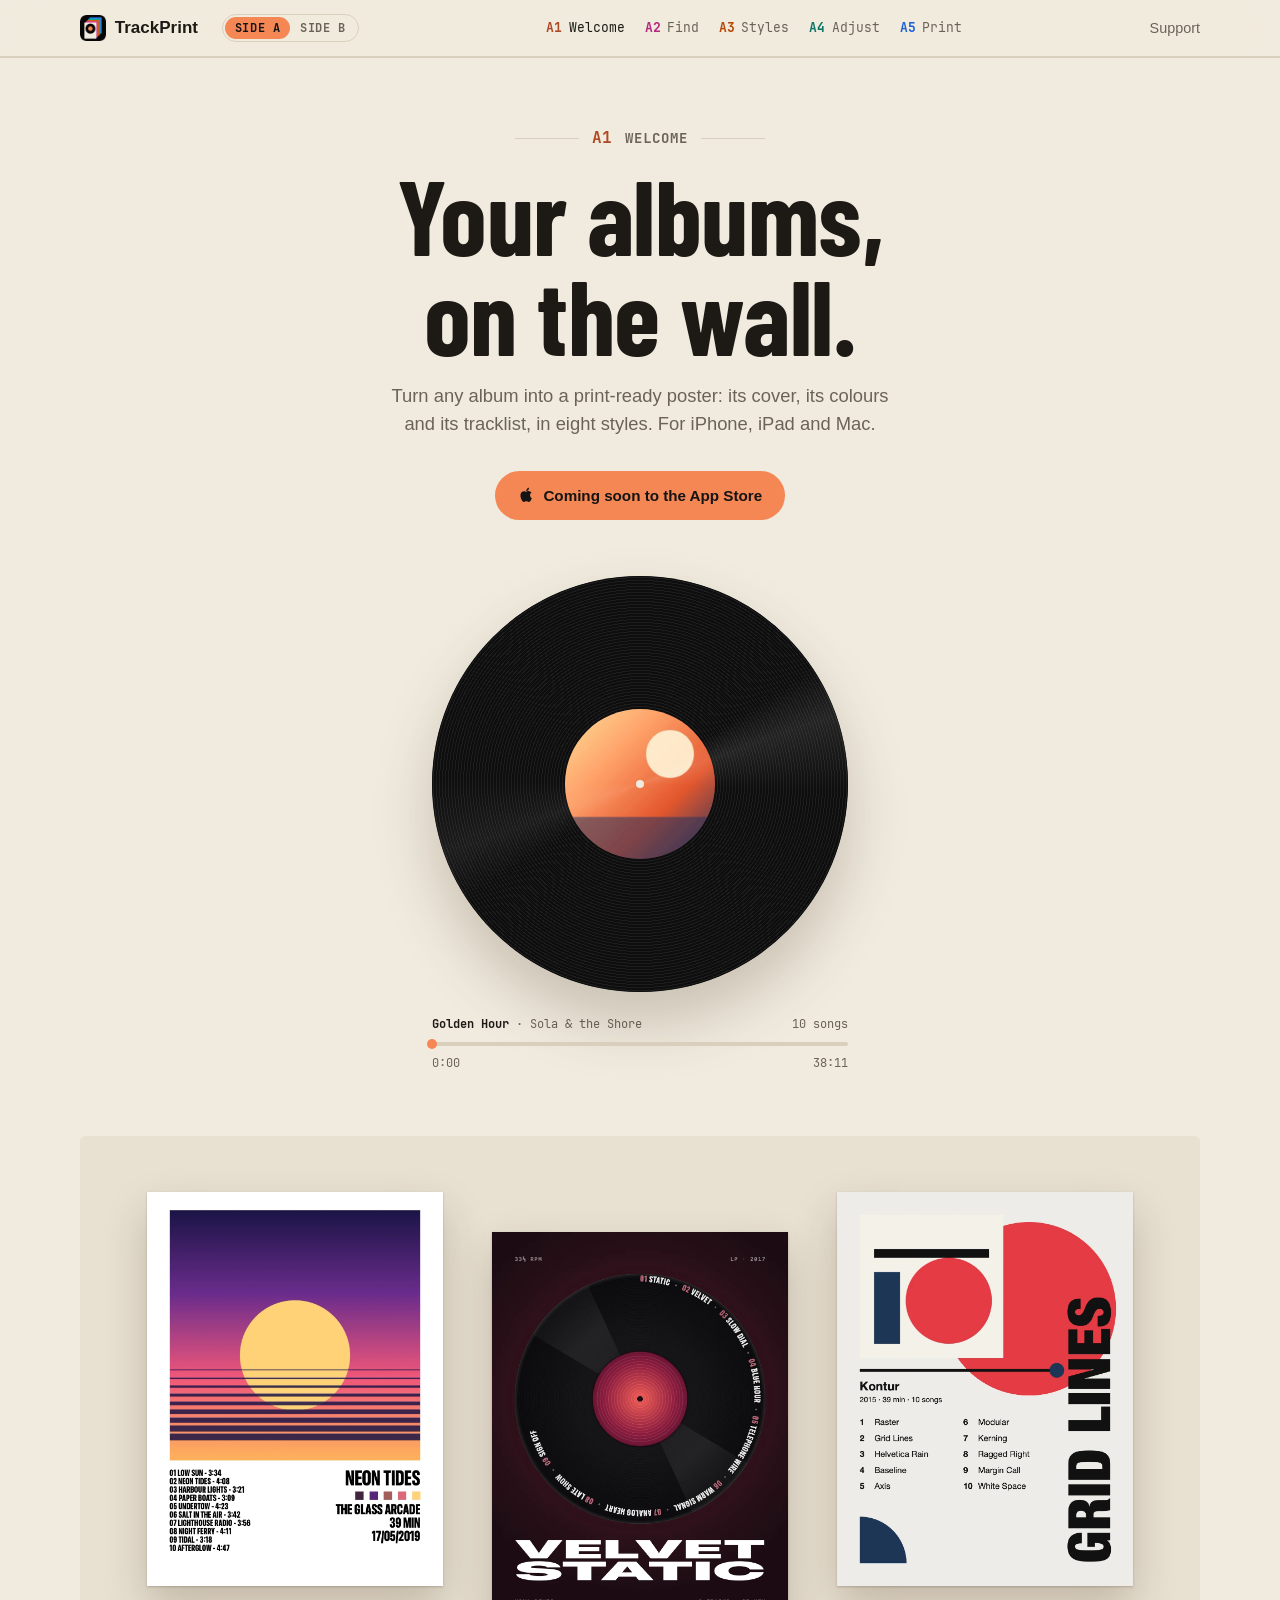
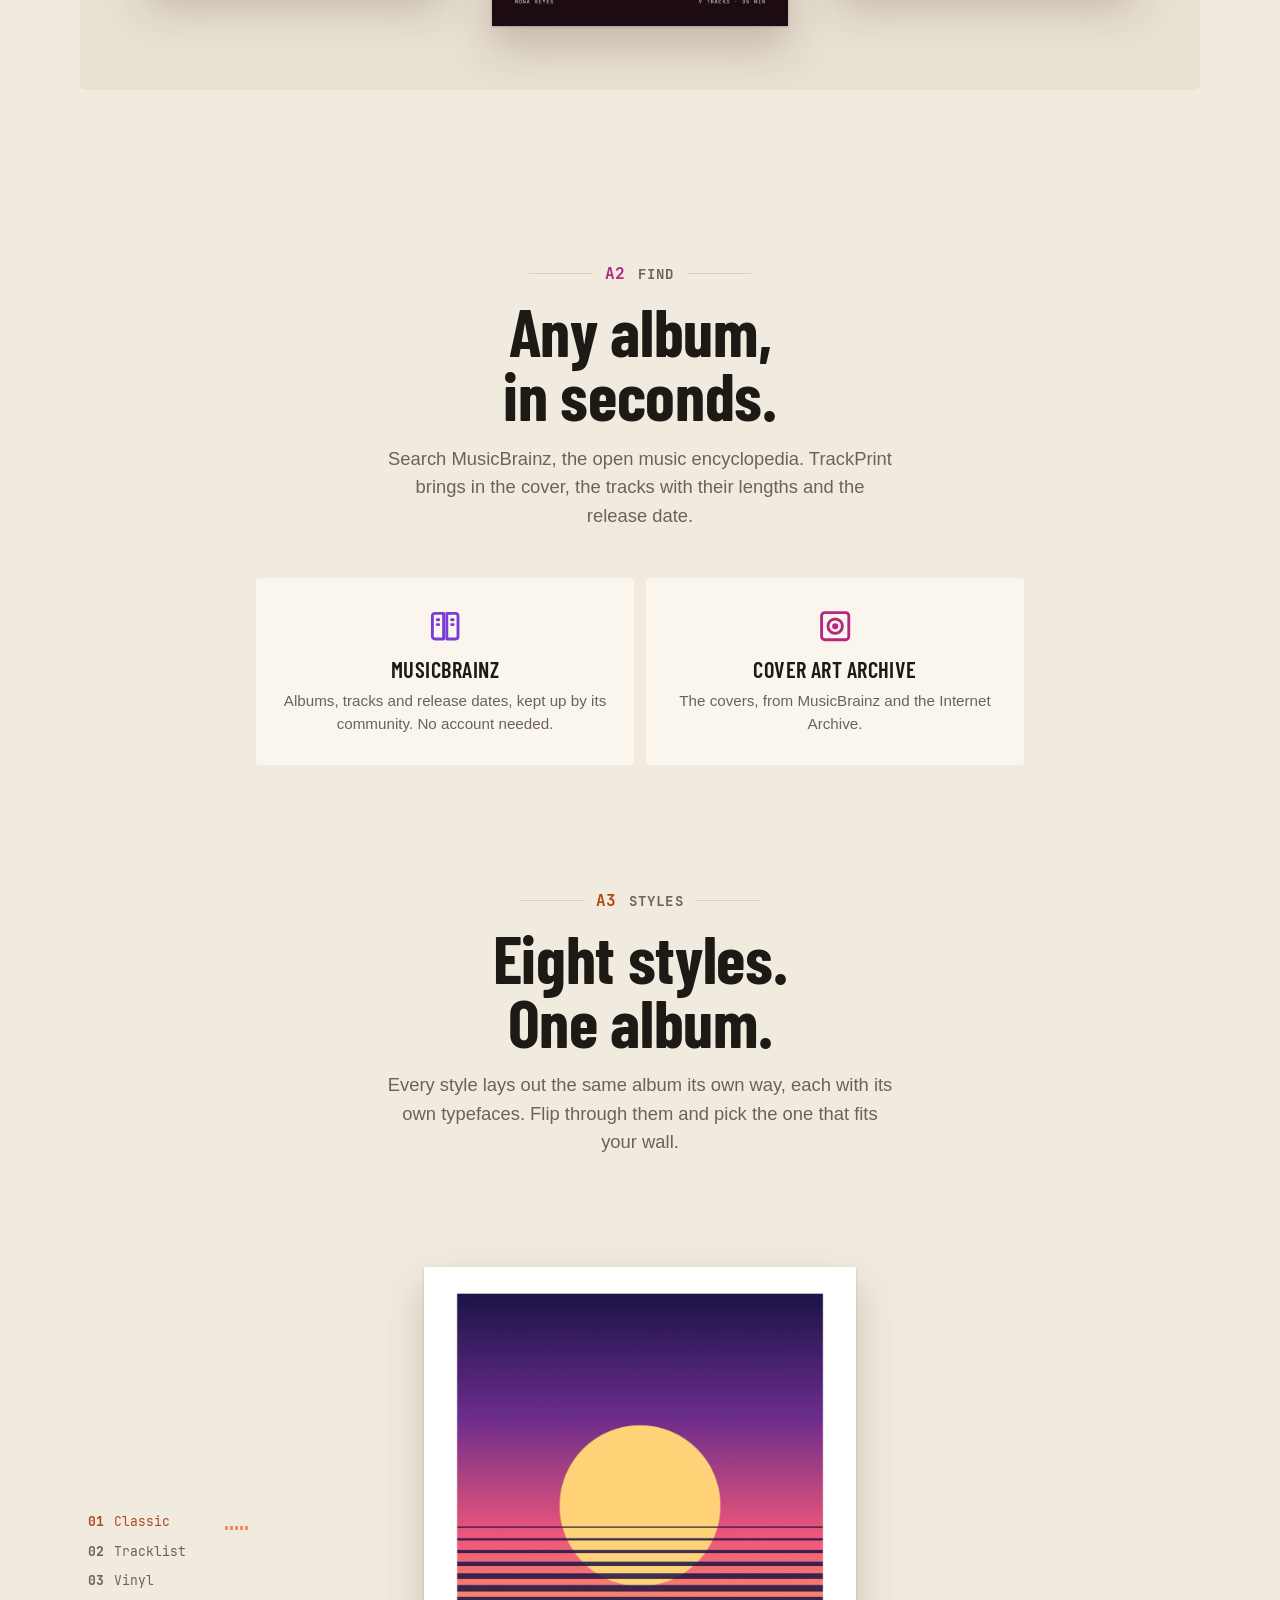
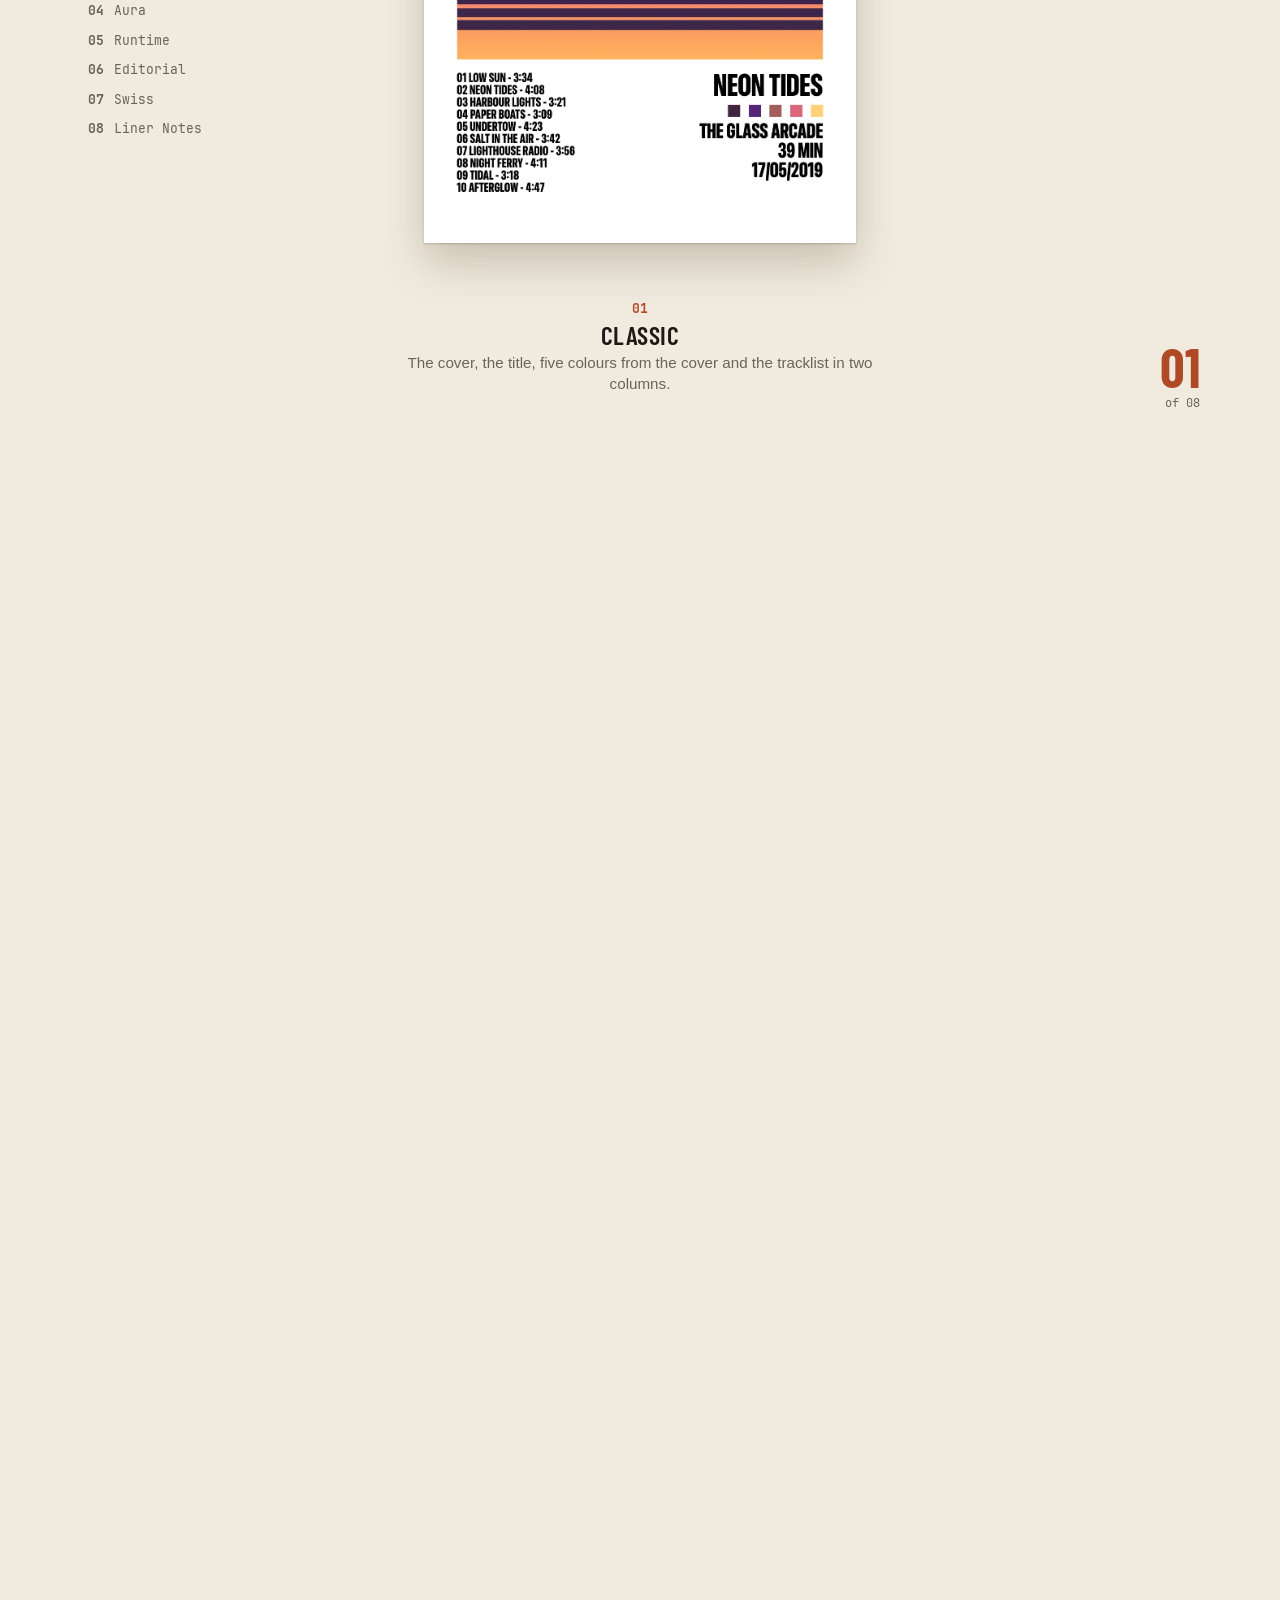
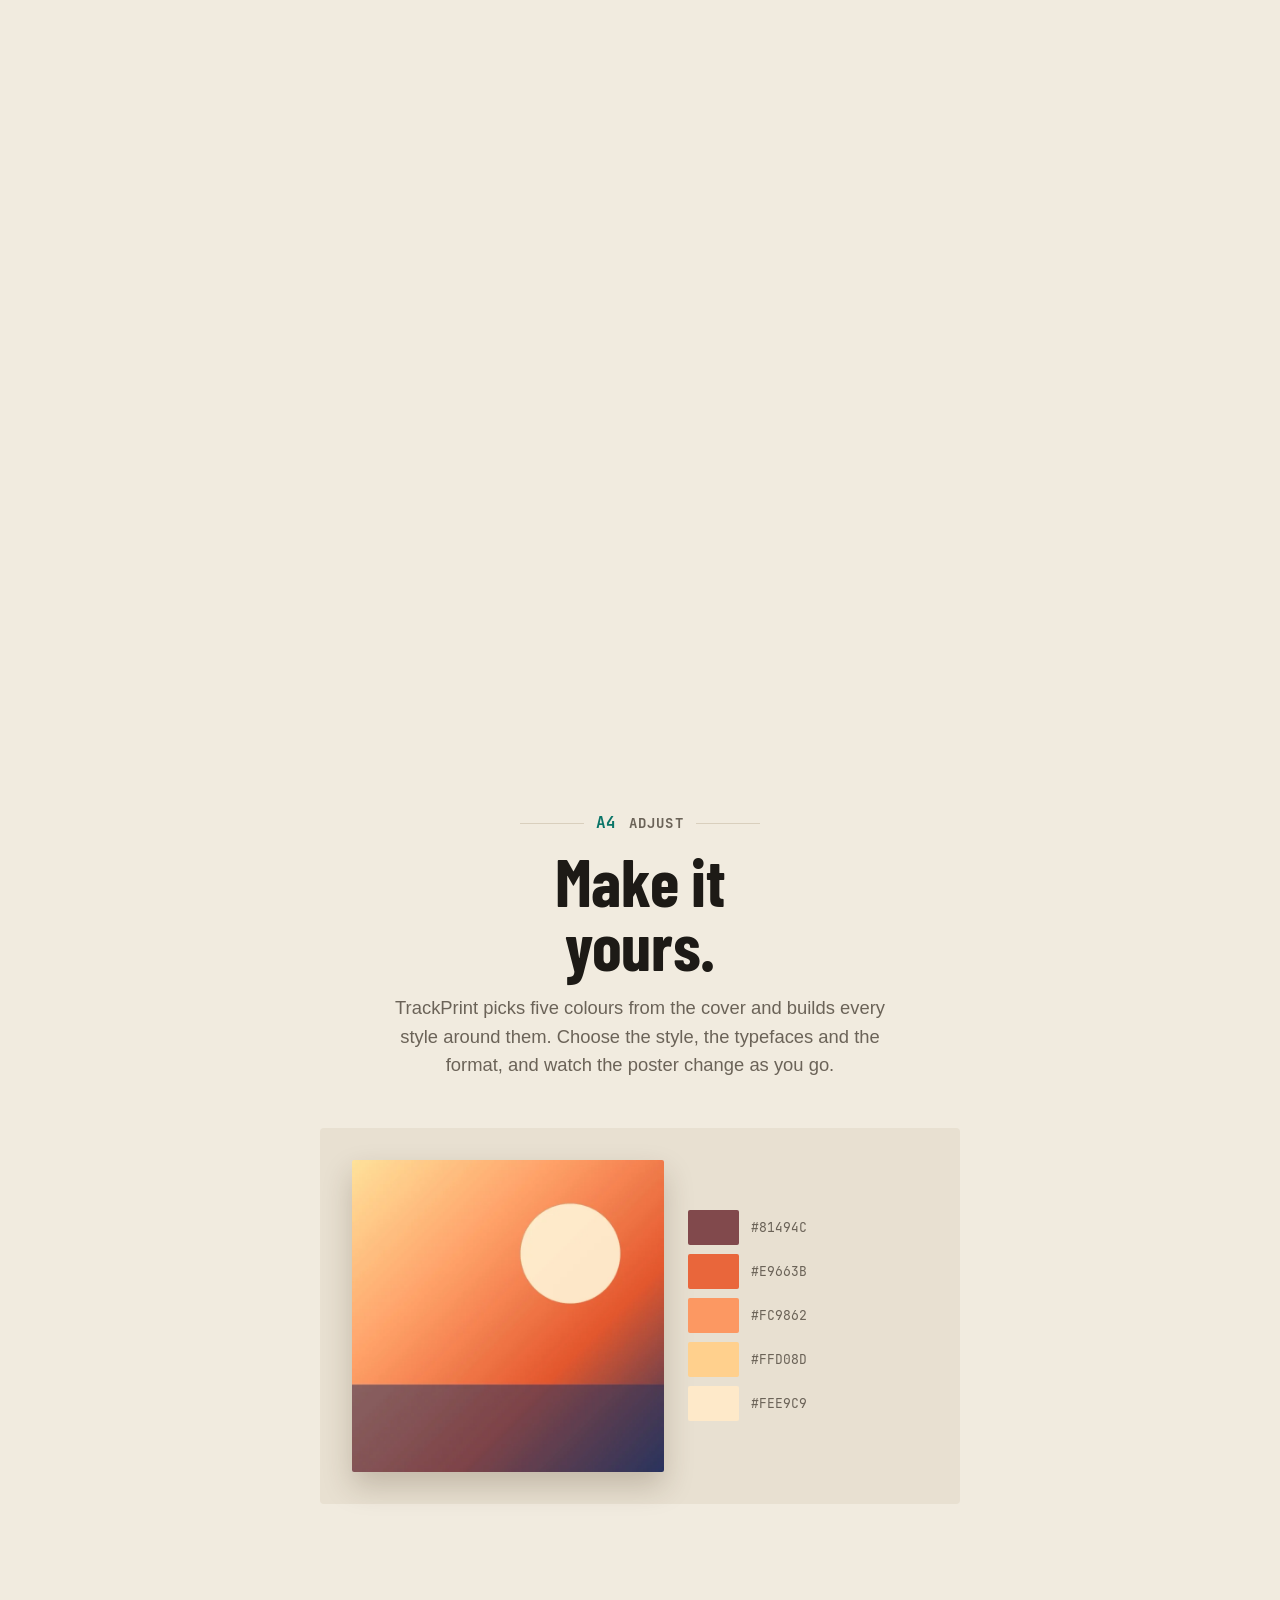
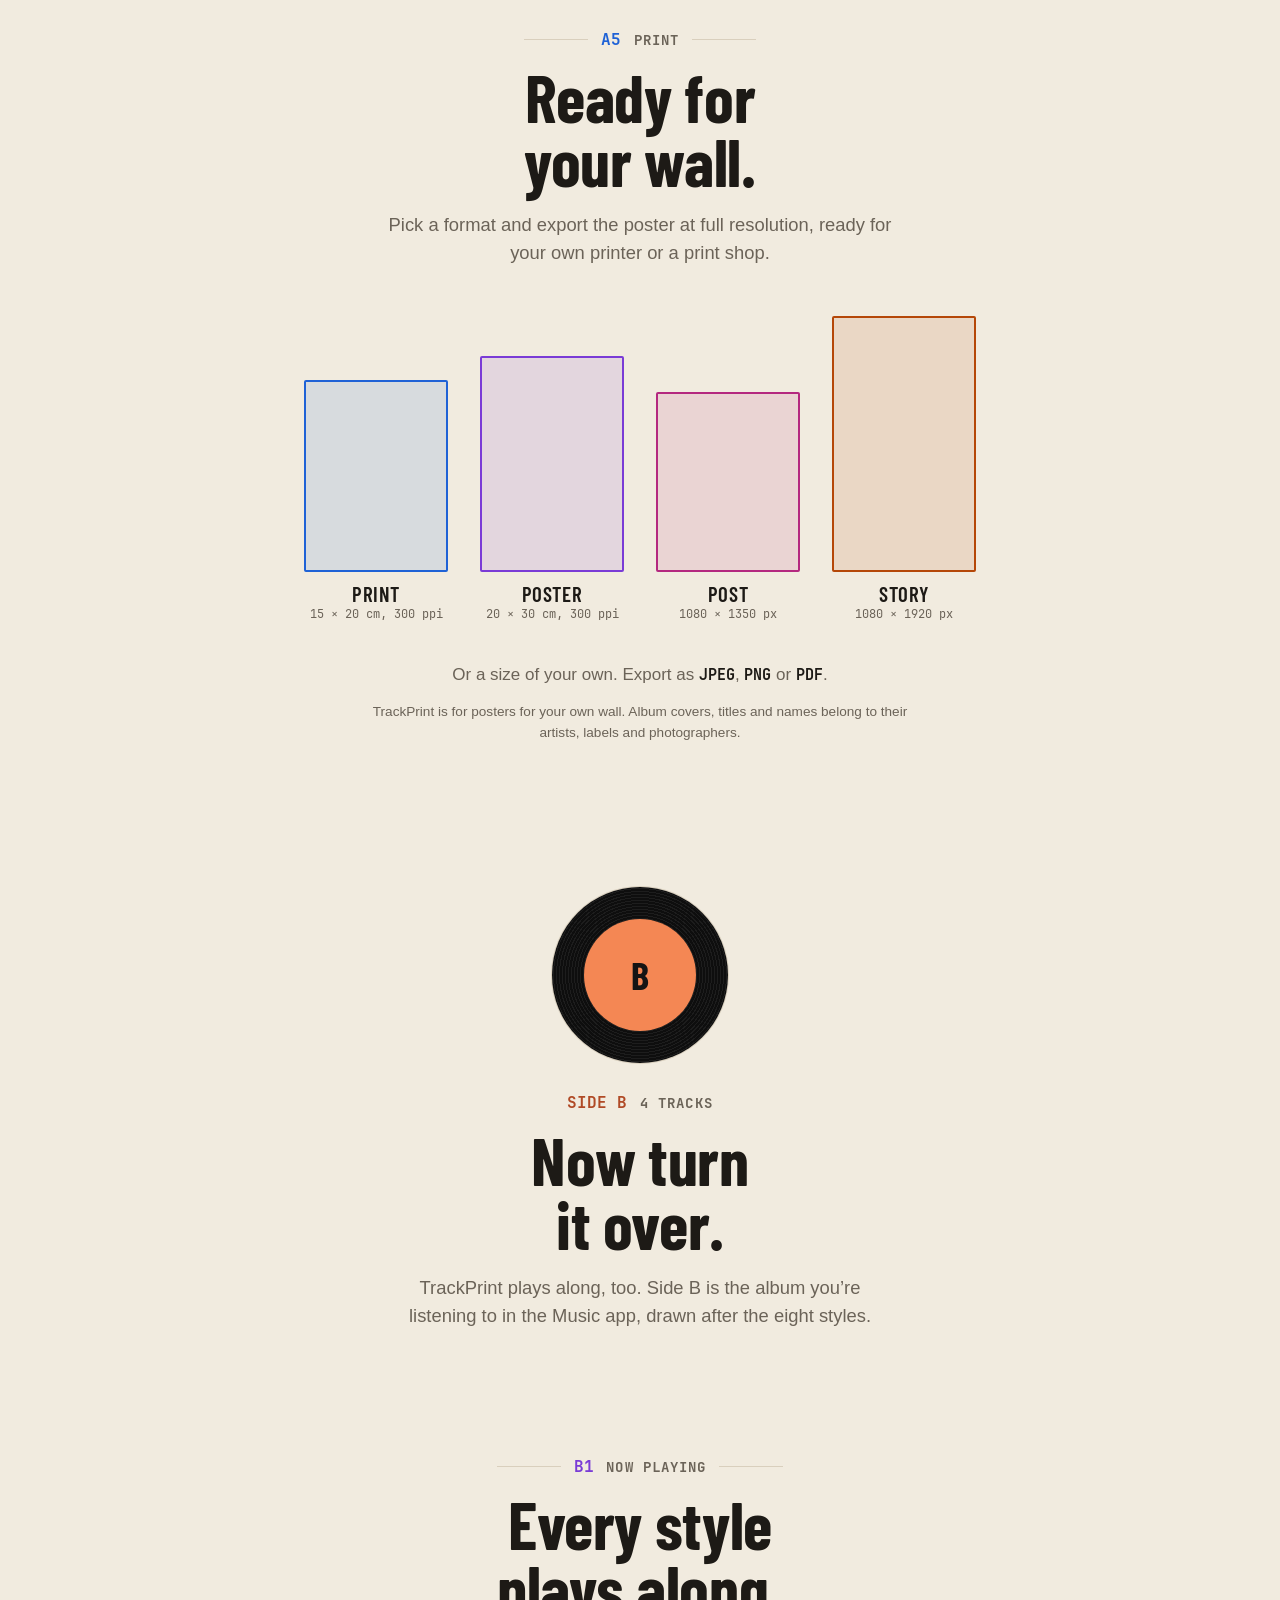
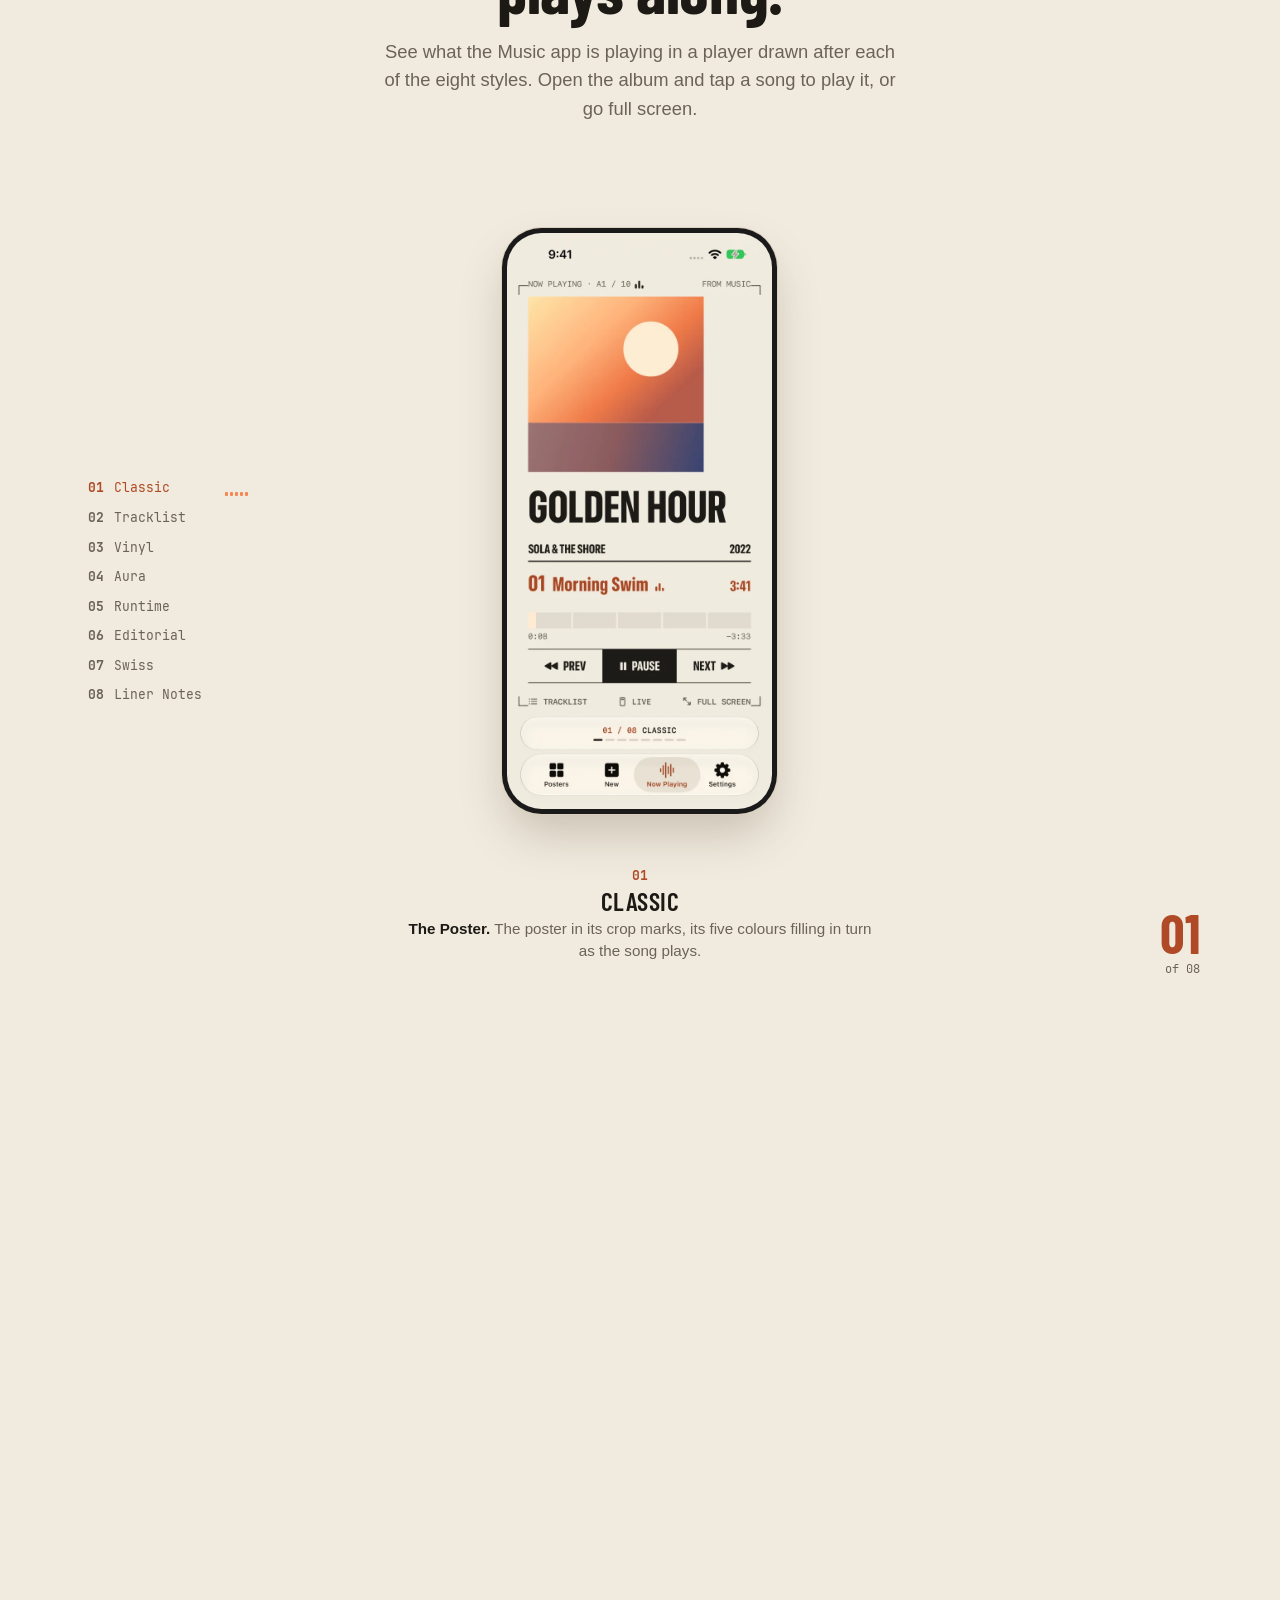
<file: index.html>
<!doctype html>
<html lang="en">
<head>
<meta charset="utf-8">
<meta name="viewport" content="width=device-width, initial-scale=1, viewport-fit=cover">
<title>TrackPrint – Album Posters for iPhone, iPad and Mac</title>
<meta name="description" content="TrackPrint turns any album into a print-ready poster: its cover, its colours and its tracklist, in eight styles. For iPhone, iPad and Mac.">
<meta name="theme-color" content="#f1ebdf" media="(prefers-color-scheme: light)">
<meta name="theme-color" content="#0e0e0e" media="(prefers-color-scheme: dark)">
<meta property="og:title" content="TrackPrint – Album Posters">
<meta property="og:description" content="Your favourite albums, on your wall. For iPhone, iPad and Mac.">
<meta property="og:image" content="https://trackprint.mateoarenas.dev/images/og-image.jpg">
<meta name="twitter:card" content="summary_large_image">
<link rel="icon" type="image/png" href="favicon.png">
<link rel="apple-touch-icon" href="apple-touch-icon.png">
<link rel="stylesheet" href="style.css">
</head>
<body>
<nav class="topbar" aria-label="Main" data-side="a">
<div class="wrap">
<a class="brand" href="./"><img src="favicon.png" width="26" height="26" alt=""><span>TrackPrint</span></a>
<div class="sides" aria-label="Sides">
<a href="#welcome" data-to="a" aria-current="true"><span class="t">Side </span>A</a>
<a href="#side-b" data-to="b"><span class="t">Side </span>B</a>
</div>
<ol class="tracks">
<li data-side="a"><a href="#welcome" style="--c: var(--accent-text)"><b>A1</b><span class="t">Welcome</span></a></li>
<li data-side="a"><a href="#find" style="--c: var(--pink)"><b>A2</b><span class="t">Find</span></a></li>
<li data-side="a"><a href="#styles" style="--c: var(--orange)"><b>A3</b><span class="t">Styles</span></a></li>
<li data-side="a"><a href="#adjust" style="--c: var(--teal)"><b>A4</b><span class="t">Adjust</span></a></li>
<li data-side="a"><a href="#print" style="--c: var(--blue)"><b>A5</b><span class="t">Print</span></a></li>
<li data-side="b"><a href="#now-playing" style="--c: var(--purple)"><b>B1</b><span class="t">Now Playing</span></a></li>
<li data-side="b"><a href="#lock-screen" style="--c: var(--green)"><b>B2</b><span class="t">Lock Screen</span></a></li>
<li data-side="b"><a href="#mini-player" style="--c: var(--orange)"><b>B3</b><span class="t">Mini Player</span></a></li>
<li data-side="b"><a href="#notch" style="--c: var(--teal)"><b>B4</b><span class="t">Notch</span></a></li>
</ol>
<a class="support-link" href="support.html">Support</a>
</div>
<div class="playhead" aria-hidden="true"><span id="playhead"></span></div>
</nav>

<header class="wrap hero" id="welcome">
<div class="intro">
<p class="track" style="--c: var(--accent-text)"><b>A1</b>Welcome</p>
<h1>Your albums,<br>on the wall.</h1>
<p class="line">Turn any album into a print-ready poster: its cover, its colours and its tracklist, in eight styles. For iPhone, iPad and Mac.</p>
<p class="cta"><span class="badge"><svg viewBox="0 0 24 24" aria-hidden="true"><path d="M16.4 12.6c0-2.4 2-3.6 2.1-3.7-1.1-1.7-2.9-1.9-3.5-1.9-1.5-.2-2.9.9-3.7.9-.8 0-1.9-.9-3.2-.8-1.6 0-3.1 1-4 2.4-1.7 3-.4 7.4 1.2 9.8.8 1.2 1.8 2.5 3 2.4 1.2 0 1.7-.8 3.1-.8 1.5 0 1.9.8 3.2.8 1.3 0 2.2-1.2 3-2.4.9-1.4 1.3-2.7 1.3-2.8 0 0-2.5-1-2.5-3.9zM14 5.5c.7-.8 1.1-1.9 1-3-1 0-2.1.7-2.8 1.5-.6.7-1.2 1.8-1 2.9 1 .1 2.1-.6 2.8-1.4z"/></svg>Coming soon to the App Store</span></p>
</div>
<div class="deck">
<div class="record" role="img" aria-label="A record with the cover of Golden Hour, a made-up album, as its label">
<div class="disc"><img src="images/cover-golden-hour.webp" width="720" height="720" alt=""></div>
<div class="sheen"></div>
</div>
<div class="nowplaying" aria-hidden="true">
<div class="row"><span><strong>Golden Hour</strong> · Sola &amp; the Shore</span><span>10 songs</span></div>
<div class="bar"><span id="elapsed-bar"></span></div>
<div class="row"><span id="elapsed">0:00</span><span>38:11</span></div>
</div>
</div>
<div class="wall" aria-label="Three TrackPrint posters on a wall">
<img class="print" src="images/poster-classic.webp" width="1063" height="1417" alt="A Classic poster of the album Neon Tides: the cover, the title, five colours from the cover and the tracklist">
<img class="print" src="images/poster-vinyl.webp" width="1063" height="1417" alt="A Vinyl poster of the album Velvet Static: a record whose groove spells out the songs, the title stretched beneath">
<img class="print" src="images/poster-swiss.webp" width="1063" height="1417" alt="A Swiss poster of the album Grid Lines: flat shapes, the cover and the title turned up the right edge">
</div>
</header>

<main class="wrap">
<section class="side" id="find" aria-labelledby="find-title">
<div class="intro">
<p class="track" style="--c: var(--pink)"><b>A2</b>Find</p>
<h2 id="find-title">Any album,<br>in seconds.</h2>
<p class="line">Search MusicBrainz, the open music encyclopedia. TrackPrint brings in the cover, the tracks with their lengths and the release date.</p>
</div>
<div class="content">
<div class="sources">
<div class="source" style="--c: var(--purple)">
<svg viewBox="0 0 24 24" aria-hidden="true"><path d="M4 5.5A1.5 1.5 0 0 1 5.5 4H11v16H5.5A1.5 1.5 0 0 1 4 18.5zM13 4h5.5A1.5 1.5 0 0 1 20 5.5v13a1.5 1.5 0 0 1-1.5 1.5H13z"/><path d="M7 8h1M7 11h1M16 8h1M16 11h1"/></svg>
<h3>MusicBrainz</h3>
<p>Albums, tracks and release dates, kept up by its community. No account needed.</p>
</div>
<div class="source" style="--c: var(--pink)">
<svg viewBox="0 0 24 24" aria-hidden="true"><rect x="3.5" y="3.5" width="17" height="17" rx="2"/><circle cx="12" cy="12" r="4.5"/><circle cx="12" cy="12" r="1"/></svg>
<h3>Cover Art Archive</h3>
<p>The covers, from MusicBrainz and the Internet Archive.</p>
</div>
</div>
</div>
</section>

<section class="side" id="styles" aria-labelledby="styles-title">
<div class="intro">
<p class="track" style="--c: var(--orange)"><b>A3</b>Styles</p>
<h2 id="styles-title">Eight styles.<br>One album.</h2>
<p class="line">Every style lays out the same album its own way, each with its own typefaces. Flip through them and pick the one that fits your wall.</p>
</div>
<div class="reel" style="--count: 8">
<div class="stage">
<ol class="reel-index" aria-label="Go to a style">
<li><button type="button" data-step="0"><b>01</b><span class="name">Classic</span><span class="meter" aria-hidden="true"><i></i><i></i><i></i><i></i><i></i></span></button></li>
<li><button type="button" data-step="1"><b>02</b><span class="name">Tracklist</span><span class="meter" aria-hidden="true"><i></i><i></i><i></i><i></i><i></i></span></button></li>
<li><button type="button" data-step="2"><b>03</b><span class="name">Vinyl</span><span class="meter" aria-hidden="true"><i></i><i></i><i></i><i></i><i></i></span></button></li>
<li><button type="button" data-step="3"><b>04</b><span class="name">Aura</span><span class="meter" aria-hidden="true"><i></i><i></i><i></i><i></i><i></i></span></button></li>
<li><button type="button" data-step="4"><b>05</b><span class="name">Runtime</span><span class="meter" aria-hidden="true"><i></i><i></i><i></i><i></i><i></i></span></button></li>
<li><button type="button" data-step="5"><b>06</b><span class="name">Editorial</span><span class="meter" aria-hidden="true"><i></i><i></i><i></i><i></i><i></i></span></button></li>
<li><button type="button" data-step="6"><b>07</b><span class="name">Swiss</span><span class="meter" aria-hidden="true"><i></i><i></i><i></i><i></i><i></i></span></button></li>
<li><button type="button" data-step="7"><b>08</b><span class="name">Liner Notes</span><span class="meter" aria-hidden="true"><i></i><i></i><i></i><i></i><i></i></span></button></li>
</ol>
<ol class="reel-items">
<li class="style" id="style-classic">
<img class="print" src="images/poster-classic.webp" width="1063" height="1417" alt="A Classic poster of the album Neon Tides" loading="lazy">
<div class="text"><span class="n">01</span><h3>Classic</h3><p>The cover, the title, five colours from the cover and the tracklist in two columns.</p></div>
</li>
<li class="style" id="style-tracklist">
<img class="print" src="images/poster-tracklist.webp" width="1063" height="1417" alt="A Tracklist poster of the album Paper Moons" loading="lazy">
<div class="text"><span class="n">02</span><h3>Tracklist</h3><p>The songs run together above the cover, the title in capitals below it.</p></div>
</li>
<li class="style" id="style-vinyl">
<img class="print" src="images/poster-vinyl.webp" width="1063" height="1417" alt="A Vinyl poster of the album Velvet Static" loading="lazy">
<div class="text"><span class="n">03</span><h3>Vinyl</h3><p>The songs along one spiral groove, with the cover as the record’s label.</p></div>
</li>
<li class="style" id="style-aura">
<img class="print" src="images/poster-aura.webp" width="1063" height="1417" alt="An Aura poster of the album Golden Hour" loading="lazy">
<div class="text"><span class="n">04</span><h3>Aura</h3><p>A colour field mixed from the cover, with the running time as a playback bar.</p></div>
</li>
<li class="style" id="style-runtime">
<img class="print" src="images/poster-runtime.webp" width="1063" height="1417" alt="A Runtime poster of the album Long Exposure" loading="lazy">
<div class="text"><span class="n">05</span><h3>Runtime</h3><p>Every track as a bar as long as it plays, in one gradient of the cover’s colours.</p></div>
</li>
<li class="style" id="style-editorial">
<img class="print" src="images/poster-editorial.webp" width="1063" height="1417" alt="An Editorial poster of the album Marble Gardens" loading="lazy">
<div class="text"><span class="n">06</span><h3>Editorial</h3><p>A magazine cover on paper, the year in Roman numerals and the title in italics.</p></div>
</li>
<li class="style" id="style-swiss">
<img class="print" src="images/poster-swiss.webp" width="1063" height="1417" alt="A Swiss poster of the album Grid Lines" loading="lazy">
<div class="text"><span class="n">07</span><h3>Swiss</h3><p>Flat shapes in the cover’s strongest colour and the title turned up the edge.</p></div>
</li>
<li class="style" id="style-liner-notes">
<img class="print" src="images/poster-liner-notes.webp" width="1063" height="1417" alt="A Liner Notes poster of the album Basement Tapes Vol. 2" loading="lazy">
<div class="text"><span class="n">08</span><h3>Liner Notes</h3><p>A cassette J-card in monospace, the cover in halftone and a barcode of the songs.</p></div>
</li>
</ol>
<p class="reel-count" aria-hidden="true"><b class="reel-number">01</b>of 08</p>
</div>
</div>
</section>

<section class="side" id="adjust" aria-labelledby="adjust-title">
<div class="intro">
<p class="track" style="--c: var(--teal)"><b>A4</b>Adjust</p>
<h2 id="adjust-title">Make it<br>yours.</h2>
<p class="line">TrackPrint picks five colours from the cover and builds every style around them. Choose the style, the typefaces and the format, and watch the poster change as you go.</p>
</div>
<div class="content">
<div class="palette">
<img src="images/cover-golden-hour.webp" width="720" height="720" alt="The cover of the album Golden Hour: a sun over a sunset gradient" loading="lazy">
<ul aria-label="The five colours picked from the cover">
<li style="--s: #81494C">#81494C</li>
<li style="--s: #E9663B">#E9663B</li>
<li style="--s: #FC9862">#FC9862</li>
<li style="--s: #FFD08D">#FFD08D</li>
<li style="--s: #FEE9C9">#FEE9C9</li>
</ul>
</div>
</div>
</section>

<section class="side" id="print" aria-labelledby="print-title">
<div class="intro">
<p class="track" style="--c: var(--blue)"><b>A5</b>Print</p>
<h2 id="print-title">Ready for<br>your wall.</h2>
<p class="line">Pick a format and export the poster at full resolution, ready for your own printer or a print shop.</p>
</div>
<div class="content">
<ul class="formats">
<li style="--c: var(--blue)"><span class="frame" style="aspect-ratio: 3 / 4"></span><h3>Print</h3><p>15 × 20 cm, 300 ppi</p></li>
<li style="--c: var(--purple)"><span class="frame" style="aspect-ratio: 2 / 3"></span><h3>Poster</h3><p>20 × 30 cm, 300 ppi</p></li>
<li style="--c: var(--pink)"><span class="frame" style="aspect-ratio: 4 / 5"></span><h3>Post</h3><p>1080 × 1350 px</p></li>
<li style="--c: var(--orange)"><span class="frame" style="aspect-ratio: 9 / 16"></span><h3>Story</h3><p>1080 × 1920 px</p></li>
</ul>
<p class="exports">Or a size of your own. Export as <strong>JPEG</strong>, <strong>PNG</strong> or <strong>PDF</strong>.</p>
<p class="fineprint">TrackPrint is for posters for your own wall. Album covers, titles and names belong to their artists, labels and photographers.</p>
</div>
</section>

<section class="turn" id="side-b" aria-labelledby="side-b-title">
<div class="label turning" aria-hidden="true"><span>B</span></div>
<p class="track" style="--c: var(--accent-text)"><b>Side B</b>4 Tracks</p>
<h2 id="side-b-title">Now turn<br>it over.</h2>
<p class="line">TrackPrint plays along, too. Side B is the album you’re listening to in the Music app, drawn after the eight styles.</p>
</section>

<section class="side" id="now-playing" aria-labelledby="now-playing-title">
<div class="intro">
<p class="track" style="--c: var(--purple)"><b>B1</b>Now Playing</p>
<h2 id="now-playing-title">Every style<br>plays along.</h2>
<p class="line">See what the Music app is playing in a player drawn after each of the eight styles. Open the album and tap a song to play it, or go full screen.</p>
</div>
<div class="reel players" style="--count: 8">
<div class="stage">
<ol class="reel-index" aria-label="Go to a player">
<li><button type="button" data-step="0"><b>01</b><span class="name">Classic</span><span class="meter" aria-hidden="true"><i></i><i></i><i></i><i></i><i></i></span></button></li>
<li><button type="button" data-step="1"><b>02</b><span class="name">Tracklist</span><span class="meter" aria-hidden="true"><i></i><i></i><i></i><i></i><i></i></span></button></li>
<li><button type="button" data-step="2"><b>03</b><span class="name">Vinyl</span><span class="meter" aria-hidden="true"><i></i><i></i><i></i><i></i><i></i></span></button></li>
<li><button type="button" data-step="3"><b>04</b><span class="name">Aura</span><span class="meter" aria-hidden="true"><i></i><i></i><i></i><i></i><i></i></span></button></li>
<li><button type="button" data-step="4"><b>05</b><span class="name">Runtime</span><span class="meter" aria-hidden="true"><i></i><i></i><i></i><i></i><i></i></span></button></li>
<li><button type="button" data-step="5"><b>06</b><span class="name">Editorial</span><span class="meter" aria-hidden="true"><i></i><i></i><i></i><i></i><i></i></span></button></li>
<li><button type="button" data-step="6"><b>07</b><span class="name">Swiss</span><span class="meter" aria-hidden="true"><i></i><i></i><i></i><i></i><i></i></span></button></li>
<li><button type="button" data-step="7"><b>08</b><span class="name">Liner Notes</span><span class="meter" aria-hidden="true"><i></i><i></i><i></i><i></i><i></i></span></button></li>
</ol>
<ol class="reel-items">
<li class="style" id="player-classic">
<img class="phone-shot" src="images/player-classic.webp" width="640" height="1391" alt="The Classic player on iPhone, playing the made-up album Golden Hour" loading="lazy">
<div class="text"><span class="n">01</span><h3>Classic</h3><p><b>The Poster.</b> The poster in its crop marks, its five colours filling in turn as the song plays.</p></div>
</li>
<li class="style" id="player-tracklist">
<img class="phone-shot" src="images/player-tracklist.webp" width="640" height="1391" alt="The Tracklist player on iPhone, playing the made-up album Golden Hour" loading="lazy">
<div class="text"><span class="n">02</span><h3>Tracklist</h3><p><b>Wall of Words.</b> The album’s songs run together, the one playing lit up as far as it has played.</p></div>
</li>
<li class="style" id="player-vinyl">
<img class="phone-shot" src="images/player-vinyl.webp" width="640" height="1391" alt="The Vinyl player on iPhone, playing the made-up album Golden Hour" loading="lazy">
<div class="text"><span class="n">03</span><h3>Vinyl</h3><p><b>The Groove.</b> The record turns at 33⅓, the album’s songs along its groove.</p></div>
</li>
<li class="style" id="player-aura">
<img class="phone-shot" src="images/player-aura.webp" width="640" height="1391" alt="The Aura player on iPhone, playing the made-up album Golden Hour" loading="lazy">
<div class="text"><span class="n">04</span><h3>Aura</h3><p><b>Glow.</b> The cover under a warm halo, glass buttons and what plays next.</p></div>
</li>
<li class="style" id="player-runtime">
<img class="phone-shot" src="images/player-runtime.webp" width="640" height="1391" alt="The Runtime player on iPhone, playing the made-up album Golden Hour" loading="lazy">
<div class="text"><span class="n">05</span><h3>Runtime</h3><p><b>Instrument.</b> The time played, huge, over the song’s ten-second segments on graph paper.</p></div>
</li>
<li class="style" id="player-editorial">
<img class="phone-shot" src="images/player-editorial.webp" width="640" height="1391" alt="The Editorial player on iPhone, playing the made-up album Golden Hour" loading="lazy">
<div class="text"><span class="n">06</span><h3>Editorial</h3><p><b>Magazine.</b> The artist as the masthead and an opening paragraph on what plays.</p></div>
</li>
<li class="style" id="player-swiss">
<img class="phone-shot" src="images/player-swiss.webp" width="640" height="1391" alt="The Swiss player on iPhone, playing the made-up album Golden Hour" loading="lazy">
<div class="text"><span class="n">07</span><h3>Swiss</h3><p><b>Bauhaus.</b> The huge circle, the track’s number giant and the title up the edge.</p></div>
</li>
<li class="style" id="player-liner-notes">
<img class="phone-shot" src="images/player-liner-notes.webp" width="640" height="1391" alt="The Liner Notes player on iPhone, playing the made-up album Golden Hour" loading="lazy">
<div class="text"><span class="n">08</span><h3>Liner Notes</h3><p><b>Open Case.</b> A cassette case lying open, its reels winding as the album plays.</p></div>
</li>
</ol>
<p class="reel-count" aria-hidden="true"><b class="reel-number">01</b>of 08</p>
</div>
</div>
<p class="fineprint">Now Playing shows what plays and keeps none of it. Posters still come from MusicBrainz.</p>
</section>

<section class="side" id="lock-screen" aria-labelledby="lock-screen-title">
<div class="intro">
<p class="track" style="--c: var(--green)"><b>B2</b>Lock Screen</p>
<h2 id="lock-screen-title">Right on the<br>Lock Screen.</h2>
<p class="line">On iPhone the song playing stays on the Lock Screen and in the Dynamic Island, in the player’s style, with play, pause and skip.</p>
</div>
<div class="content lockup">
<figure class="locked">
<img class="phone-shot" src="images/lock-classic.webp" width="640" height="1391" alt="An iPhone Lock Screen with TrackPrint’s Classic card: the palette’s bands, Golden Hour, the song and its progress" loading="lazy">
<figcaption>On the Lock Screen</figcaption>
</figure>
<figure class="island">
<img src="images/island-classic.webp" width="640" height="264" alt="The Dynamic Island held open: Golden Hour, the song, its progress, and previous, pause and next" loading="lazy">
<figcaption>In the Dynamic Island, held open</figcaption>
</figure>
</div>
</section>

<section class="side" id="mini-player" aria-labelledby="mini-player-title">
<div class="intro">
<p class="track" style="--c: var(--orange)"><b>B3</b>Mini Player</p>
<h2 id="mini-player-title">Over<br>every app.</h2>
<p class="line">On the Mac the mini player floats the song playing over your work, in four sizes, from a thin strip to a square with the album’s tracks.</p>
</div>
<div class="content">
<div class="desk">
<div class="desk-bar" aria-hidden="true"><b>Pages</b><span>File</span><span>Edit</span><span>View</span><span class="clock">Sat 9:41</span></div>
<div class="desk-window" aria-hidden="true"><i></i><i></i><i></i><i></i><i></i><i></i><i></i><i></i></div>
<img class="mini" id="mini" src="images/mini/classic-medium.webp" width="336" height="160" alt="The mini player at Medium size in the Classic style, over another app" decoding="async">
</div>
<div class="mini-controls" id="mini-controls" hidden>
<div class="seg" role="group" aria-label="Size" id="mini-size">
<button type="button" data-size="strip" aria-pressed="false">Strip</button>
<button type="button" data-size="small" aria-pressed="false">Small</button>
<button type="button" data-size="medium" aria-pressed="true">Medium</button>
<button type="button" data-size="large" aria-pressed="false">Large</button>
</div>
<div class="seg" role="group" aria-label="Style" id="mini-style">
<button type="button" data-style="classic" aria-pressed="true">Classic</button>
<button type="button" data-style="tracklist" aria-pressed="false">Tracklist</button>
<button type="button" data-style="vinyl" aria-pressed="false">Vinyl</button>
<button type="button" data-style="aura" aria-pressed="false">Aura</button>
<button type="button" data-style="runtime" aria-pressed="false">Runtime</button>
<button type="button" data-style="editorial" aria-pressed="false">Editorial</button>
<button type="button" data-style="swiss" aria-pressed="false">Swiss</button>
<button type="button" data-style="liner-notes" aria-pressed="false">Liner Notes</button>
</div>
</div>
<p class="fineprint">Window ▸ Show Mini Player, or <kbd>⇧</kbd><kbd>⌘</kbd><kbd>M</kbd>. Right-click it to change its size and style, keep it on top or show it on every desktop.</p>
</div>
</section>

<section class="side" id="notch" aria-labelledby="notch-title">
<div class="intro">
<p class="track" style="--c: var(--teal)"><b>B4</b>Notch</p>
<h2 id="notch-title">Round<br>the notch.</h2>
<p class="line">The notch player draws the song’s progress round your MacBook’s notch. Rest the pointer on it and it opens into the player. On a screen without a notch it’s a small pill in the menu bar.</p>
</div>
<div class="content">
<div class="notch-screen" id="notch-screen">
<div class="notch-bar" aria-hidden="true"><span><b>Pages</b><span>File</span><span>Edit</span><span>View</span></span><span>Sat 9:41</span></div>
<div class="notch-open" id="notch-open"><img src="images/notch-classic.webp" width="616" height="247" alt="The notch player open under the notch in the Classic style: the cover, Golden Hour, its colours as the progress, and previous, pause and next" loading="lazy"></div>
<button class="notch-shape" id="notch-shape" type="button" aria-expanded="false" aria-controls="notch-open"><span class="visually-hidden">Open the notch player</span><svg class="notch-margin" id="notch-margin" aria-hidden="true"></svg></button>
</div>
<ul class="notch-styles" aria-label="The notch player in each style">
<li><img src="images/notch-classic.webp" width="616" height="247" alt="The notch player open in the Classic style" loading="lazy"><span><b>01</b>Classic</span></li>
<li><img src="images/notch-tracklist.webp" width="616" height="247" alt="The notch player open in the Tracklist style" loading="lazy"><span><b>02</b>Tracklist</span></li>
<li><img src="images/notch-vinyl.webp" width="616" height="247" alt="The notch player open in the Vinyl style" loading="lazy"><span><b>03</b>Vinyl</span></li>
<li><img src="images/notch-aura.webp" width="616" height="247" alt="The notch player open in the Aura style" loading="lazy"><span><b>04</b>Aura</span></li>
<li><img src="images/notch-runtime.webp" width="616" height="247" alt="The notch player open in the Runtime style" loading="lazy"><span><b>05</b>Runtime</span></li>
<li><img src="images/notch-editorial.webp" width="616" height="247" alt="The notch player open in the Editorial style" loading="lazy"><span><b>06</b>Editorial</span></li>
<li><img src="images/notch-swiss.webp" width="616" height="247" alt="The notch player open in the Swiss style" loading="lazy"><span><b>07</b>Swiss</span></li>
<li><img src="images/notch-liner-notes.webp" width="616" height="247" alt="The notch player open in the Liner Notes style" loading="lazy"><span><b>08</b>Liner Notes</span></li>
</ul>
<p class="fineprint">Window ▸ Show Notch Player, or <kbd>⇧</kbd><kbd>⌘</kbd><kbd>N</kbd>.</p>
</div>
</section>

<section class="more" aria-labelledby="more-title">
<h2 id="more-title">And a little more.</h2>
<ul>
<li style="--c: var(--purple)"><svg viewBox="0 0 24 24" aria-hidden="true"><path d="M7 18a4.5 4.5 0 0 1-.5-9A6 6 0 0 1 18 8.5a4.5 4.5 0 0 1-.5 9.5z"/></svg>iCloud sync</li>
<li><svg viewBox="0 0 24 24" aria-hidden="true"><path d="M5 19 10 5h1l5 14M7 14h7M17 9h3M18.5 7.5v3"/></svg>20 typefaces</li>
<li><svg viewBox="0 0 24 24" aria-hidden="true"><rect x="2.5" y="5" width="13" height="10" rx="2"/><rect x="15" y="9" width="6.5" height="11" rx="1.5"/></svg>Mac, iPhone and iPad</li>
<li><svg viewBox="0 0 24 24" aria-hidden="true"><path d="M4 6h16M4 12h10M4 18h6"/><path d="m17 15 3 3-3 3"/></svg>Sort your library</li>
<li><svg viewBox="0 0 24 24" aria-hidden="true"><circle cx="10.5" cy="10.5" r="6"/><path d="m15 15 5 5"/></svg>Filter and search</li>
<li><svg viewBox="0 0 24 24" aria-hidden="true"><rect x="5" y="3.5" width="14" height="17" rx="2"/><path d="M8.5 8h7M8.5 12h7M8.5 16h4"/></svg>Edit any poster later</li>
<li><svg viewBox="0 0 24 24" aria-hidden="true"><rect x="8" y="3.5" width="12" height="15" rx="2"/><path d="M5 7v11.5A2.5 2.5 0 0 0 7.5 21H16"/></svg>Edit many at once</li>
<li><svg viewBox="0 0 24 24" aria-hidden="true"><path d="M12 15V4m0 0L8 8m4-4 4 4"/><path d="M4 14v4a2 2 0 0 0 2 2h12a2 2 0 0 0 2-2v-4"/></svg>Export many at once</li>
<li style="--c: var(--pink)"><svg viewBox="0 0 24 24" aria-hidden="true"><rect x="3.5" y="5" width="17" height="14" rx="2"/><circle cx="9" cy="10" r="1.5"/><path d="m4 17 5-5 4 4 2.5-2.5L20 18"/></svg>Your own photo</li>
<li><svg viewBox="0 0 24 24" aria-hidden="true"><path d="M4 20h4L19 9l-4-4L4 16z"/><path d="m13.5 6.5 4 4"/></svg>Fill in an album by hand</li>
<li><svg viewBox="0 0 24 24" aria-hidden="true"><path d="M3.5 12.5V4.5a1 1 0 0 1 1-1h8l8 8-9 9z"/><circle cx="8" cy="8" r="1.3"/></svg>Credit the label</li>
<li style="--c: var(--teal)"><svg viewBox="0 0 24 24" aria-hidden="true"><circle cx="12" cy="12" r="8"/><path d="M12 4v16M12 8h3.5M12 12h4.5M12 16h3.5"/></svg>Four themes</li>
<li style="--c: var(--orange)"><svg viewBox="0 0 24 24" aria-hidden="true"><path d="M8 5v14l11-7z"/></svg>A guided first poster</li>
<li><svg viewBox="0 0 24 24" aria-hidden="true"><path d="M12 3v12m0 0-4-4m4 4 4-4M4 15v3a2 2 0 0 0 2 2h12a2 2 0 0 0 2-2v-3"/></svg>Save to Photos</li>
<li style="--c: var(--green)"><svg viewBox="0 0 24 24" aria-hidden="true"><circle cx="12" cy="8" r="4"/><path d="M4 20c1.5-3.5 4.5-5 8-5s6.5 1.5 8 5"/><path d="m3 3 18 18"/></svg>No account</li>
<li><svg viewBox="0 0 24 24" aria-hidden="true"><path d="M12 3 5 6v5c0 4.5 3 8.5 7 10 4-1.5 7-5.5 7-10V6z"/><path d="m9 12 2 2 4-4"/></svg>No tracking</li>
</ul>
</section>

<section class="closing">
<div class="label"><img src="icon-512.png" width="80" height="80" alt=""></div>
<h2>TrackPrint</h2>
<p>For iPhone, iPad and Mac.</p>
<p class="cta"><span class="badge">Coming soon to the App Store</span></p>
</section>
</main>

<footer>
<div class="wrap">
<p>© 2026 TrackPrint</p>
<p>
<a href="support.html">Support</a>
<a href="https://trackprint-music-posters.github.io/trackprint-legal-docs/impressum.en.html">Legal Notice</a>
<a href="https://trackprint-music-posters.github.io/trackprint-legal-docs/datenschutzerklaerung.en.html">Privacy Policy</a>
<a href="https://trackprint-music-posters.github.io/trackprint-legal-docs/nutzungsbedingungen.en.html">Terms of Use</a>
<a href="https://trackprint-music-posters.github.io/trackprint-legal-docs/impressum.de.html" lang="de">Impressum</a>
<a href="https://trackprint-music-posters.github.io/trackprint-legal-docs/datenschutzerklaerung.de.html" lang="de">Datenschutz</a>
</p>
</div>
</footer>

<script>
// The playback bars follow the reader down side A: the top bar's, and the
// sample album's under the record (Golden Hour runs 38:11, as in the app).
const TOTAL_SECONDS = 38 * 60 + 11;
const playhead = document.getElementById('playhead');
const elapsedBar = document.getElementById('elapsed-bar');
const elapsed = document.getElementById('elapsed');

function showProgress() {
    const max = document.documentElement.scrollHeight - window.innerHeight;
    const fraction = max > 0 ? Math.min(1, Math.max(0, window.scrollY / max)) : 0;
    playhead.style.width = elapsedBar.style.width = fraction * 100 + '%';
    const seconds = Math.round(fraction * TOTAL_SECONDS);
    elapsed.textContent = Math.floor(seconds / 60) + ':' + String(seconds % 60).padStart(2, '0');
}
window.addEventListener('scroll', showProgress, { passive: true });
window.addEventListener('resize', showProgress);
showProgress();

// The track being read is marked in the top bar, and the bar turns to the
// side it is on: past A5 the record has turned over to side B.
const topbar = document.querySelector('.topbar');
const trackLinks = [...document.querySelectorAll('.tracks a')];
const sideLinks = [...document.querySelectorAll('.sides a')];
const SIDE_A = ['welcome', 'find', 'styles', 'adjust', 'print'];
const SIDE_B = ['side-b', 'now-playing', 'lock-screen', 'mini-player', 'notch'];

function turnTo(side) {
    topbar.dataset.side = side;
    for (const link of sideLinks) {
        link.toggleAttribute('aria-current', link.dataset.to === side);
    }
}

if ('IntersectionObserver' in window) {
    // What follows side B (the list of extras, the closing) stays on side B.
    const sections = [...SIDE_A, ...SIDE_B].map((id) => document.getElementById(id))
        .concat([...document.querySelectorAll('.more, .closing')]);
    const observer = new IntersectionObserver((entries) => {
        for (const entry of entries) {
            if (entry.isIntersecting) {
                turnTo(SIDE_A.includes(entry.target.id) ? 'a' : 'b');
                for (const link of trackLinks) {
                    link.toggleAttribute('aria-current', link.hash === '#' + entry.target.id);
                }
            }
        }
    }, { rootMargin: '-40% 0px -55% 0px' });
    for (const section of sections) {
        if (section) observer.observe(section);
    }
}

// A3 and B1: the reels. While the styles (or the players) pass, the stage
// holds still under the top bar; each one holds, then morphs into the next,
// and its words come in as it arrives. With reduced motion it stays a grid.
const stillness = window.matchMedia('(prefers-reduced-motion: reduce)');

// Each step holds for its first and last quarter and morphs in between.
function morph(t) {
    const x = Math.min(1, Math.max(0, (t - 0.25) / 0.5));
    return x * x * (3 - 2 * x);
}

function setUpReel(reel) {
    const stage = reel.querySelector('.stage');
    const items = [...reel.querySelectorAll('.style')];
    const buttons = [...reel.querySelectorAll('.reel-index button')];
    const number = reel.querySelector('.reel-number');
    let current = -1;

    function geometry() {
        const stickyTop = parseFloat(getComputedStyle(stage).top) || 0;
        const travel = reel.offsetHeight - stage.offsetHeight;
        const start = reel.getBoundingClientRect().top + window.scrollY - stickyTop;
        return { travel, start };
    }

    function play() {
        if (!reel.classList.contains('playing')) return;
        const { travel, start } = geometry();
        const last = items.length - 1;
        const raw = Math.min(1, Math.max(0, (window.scrollY - start) / travel)) * last;
        const step = Math.min(last, Math.floor(raw));
        const at = step + morph(raw - step);
        items.forEach((item, i) => {
            const d = at - i;
            // The one arriving lies over the one leaving and fades in on it.
            const shown = d >= 0 ? (d < 1 ? 1 : 0) : Math.max(0, 1 + d);
            const away = Math.min(1, Math.abs(d));
            item.classList.toggle('near', shown > 0);
            item.style.setProperty('--shown', shown);
            item.style.setProperty('--away', away);
            item.style.setProperty('--read', Math.max(0, 1 - away * 2.5));
            item.style.setProperty('--toward', Math.max(-1, Math.min(1, -d)));
        });
        const now = Math.round(at);
        if (now !== current) {
            current = now;
            buttons.forEach((button, i) => button.toggleAttribute('aria-current', i === now));
            number.textContent = String(now + 1).padStart(2, '0');
        }
    }

    function set() {
        const playing = !stillness.matches;
        reel.classList.toggle('playing', playing);
        if (!playing) {
            for (const item of items) {
                item.removeAttribute('style');
                item.classList.remove('near');
            }
        }
        current = -1;
        play();
    }

    buttons.forEach((button, i) => {
        button.addEventListener('click', () => {
            const { travel, start } = geometry();
            window.scrollTo({ top: start + (travel * i) / (items.length - 1) });
        });
    });
    stillness.addEventListener('change', set);
    window.addEventListener('scroll', () => requestAnimationFrame(play), { passive: true });
    window.addEventListener('resize', play);
    set();
}
document.querySelectorAll('.reel').forEach(setUpReel);

// B3: the mini player on the desk, in the size and style chosen. Each is a
// screenshot of the app, drawn at its size in points.
const SIZES = {
    strip: [320, 64],
    small: [160, 160],
    medium: [336, 160],
    large: [336, 336],
};
const mini = document.getElementById('mini');
const miniSize = document.getElementById('mini-size');
const miniStyle = document.getElementById('mini-style');
let size = 'medium';
let style = 'classic';

function showMini() {
    const [width, height] = SIZES[size];
    const name = miniStyle.querySelector(`[data-style="${style}"]`).textContent;
    const sizeName = miniSize.querySelector(`[data-size="${size}"]`).textContent;
    mini.width = width;
    mini.height = height;
    mini.src = `images/mini/${style}-${size}.webp`;
    mini.alt = `The mini player at ${sizeName} size in the ${name} style, over another app`;
}

function choose(group, key, onChoose) {
    group.addEventListener('click', (event) => {
        const button = event.target.closest('button');
        if (!button) return;
        for (const other of group.querySelectorAll('button')) {
            other.setAttribute('aria-pressed', String(other === button));
        }
        onChoose(button.dataset[key]);
        showMini();
    });
}
choose(miniSize, 'size', (value) => { size = value; });
choose(miniStyle, 'style', (value) => { style = value; });
document.getElementById('mini-controls').hidden = false;

// B4: the notch. Closed, a margin down its sides and along its foot fills in
// Classic's five colours as you scroll to it, and once full it opens into
// the player under it. Resting the pointer on it, or a tap, opens it too.
const notchScreen = document.getElementById('notch-screen');
const notchShape = document.getElementById('notch-shape');
const notchMargin = document.getElementById('notch-margin');
const SWATCHES = ['#FFEBD2', '#FBB677', '#EE7B45', '#8C6670', '#3D4A7A'];
let notchTimer = 0;
// Set once the reader opens or closes the notch; cleared when it scrolls away.
let notchChosen = false;

function drawNotchMargin() {
    const { width: w, height: h } = notchMargin.getBoundingClientRect();
    if (!w || !h) return;
    const box = notchScreen.getBoundingClientRect();
    // Empty as the screen comes up from the foot of the window, full once
    // its top has risen to a third of the way down.
    const fraction = Math.min(1, Math.max(0,
        (window.innerHeight - box.top) / (window.innerHeight * 2 / 3)));
    const r = Math.min(h * 0.32, 10);
    const path = `M1 0V${h - r}Q1 ${h - 1} ${r} ${h - 1}H${w - r}Q${w - 1} ${h - 1} ${w - 1} ${h - r}V0`;
    const length = 2 * h + w;
    const played = fraction * length;
    const each = length / SWATCHES.length;
    let out = '';
    SWATCHES.forEach((colour, i) => {
        const from = i * each;
        const to = Math.min(played, (i + 1) * each - 1.5);
        if (to > from) {
            out += `<path d="${path}" stroke="${colour}" stroke-dasharray="0 ${from} ${to - from} ${length}"/>`;
        }
    });
    notchMargin.setAttribute('viewBox', `0 0 ${w} ${h}`);
    notchMargin.innerHTML = out;
    if (fraction < 0.1) notchChosen = false;
    if (!notchChosen) showNotch(fraction >= 1);
}

function showNotch(open) {
    notchScreen.classList.toggle('open', open);
    notchShape.setAttribute('aria-expanded', String(open));
}

function openNotch(open) {
    clearTimeout(notchTimer);
    notchChosen = true;
    showNotch(open);
}
notchShape.addEventListener('click', () => {
    openNotch(!notchScreen.classList.contains('open'));
});
notchShape.addEventListener('pointerenter', (event) => {
    if (event.pointerType !== 'mouse') return;
    clearTimeout(notchTimer);
    notchTimer = setTimeout(() => openNotch(true), 80);
});
notchScreen.addEventListener('pointerleave', (event) => {
    if (event.pointerType !== 'mouse') return;
    clearTimeout(notchTimer);
    notchTimer = setTimeout(() => openNotch(false), 350);
});
notchScreen.addEventListener('pointermove', (event) => {
    const box = notchShape.getBoundingClientRect();
    const near = event.clientY < box.bottom + 40
        && event.clientX > box.left - 40 && event.clientX < box.right + 40;
    notchScreen.classList.toggle('near', near);
});
notchScreen.addEventListener('pointerleave', () => notchScreen.classList.remove('near'));
window.addEventListener('scroll', () => requestAnimationFrame(drawNotchMargin), { passive: true });
window.addEventListener('resize', drawNotchMargin);
drawNotchMargin();
</script>
</body>
</html>
</file>
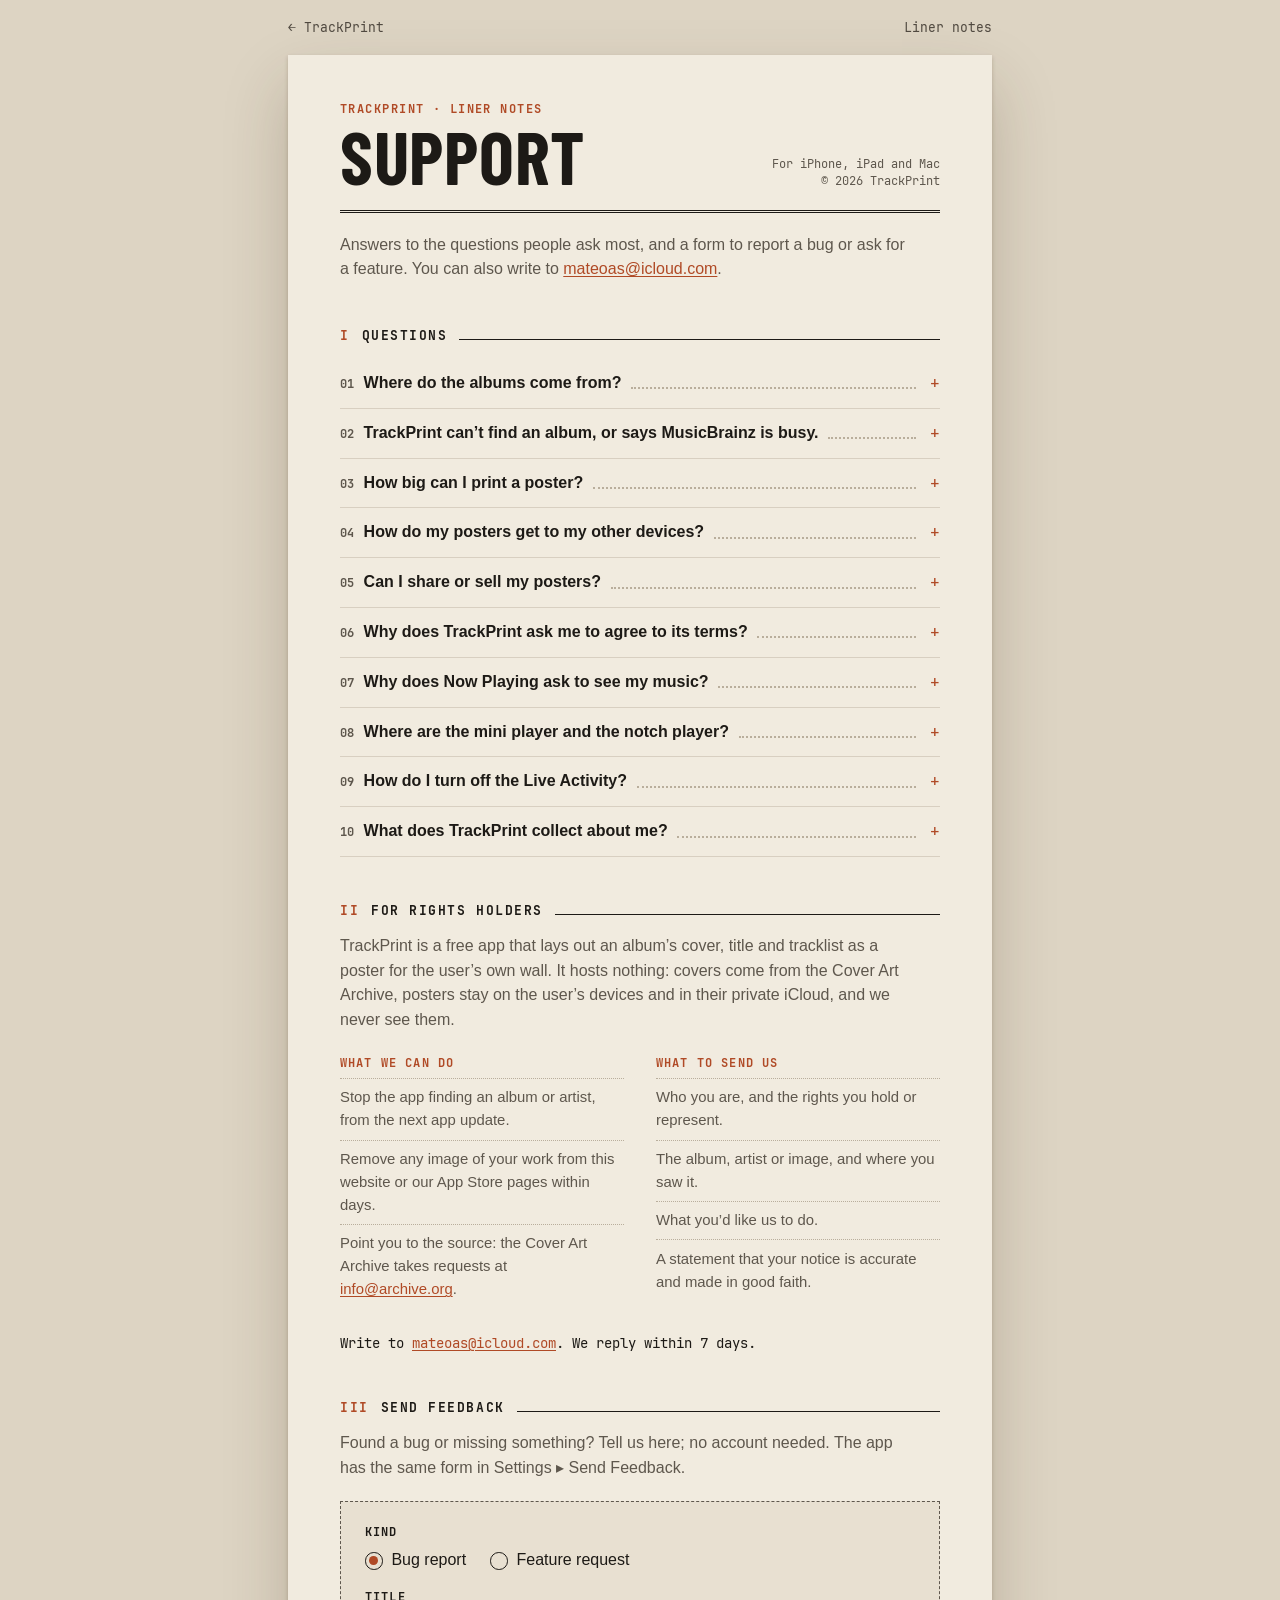
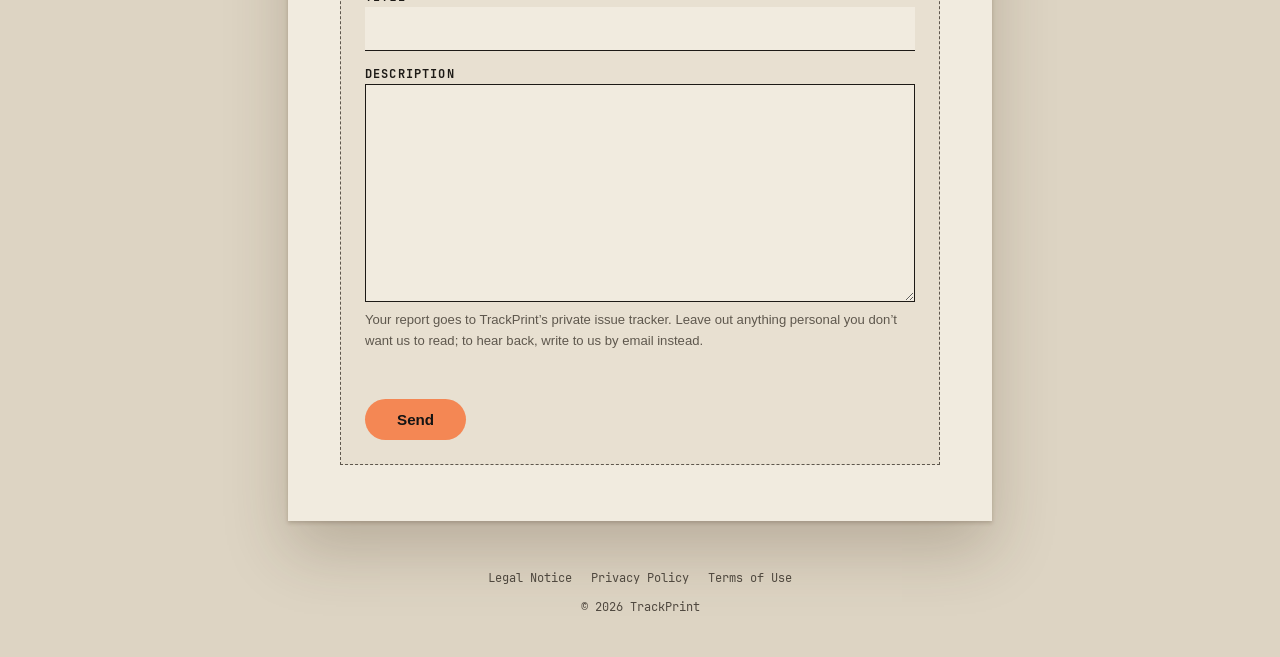
<file: support.html>
<!doctype html>
<html lang="en">
<head>
<meta charset="utf-8">
<meta name="viewport" content="width=device-width, initial-scale=1, viewport-fit=cover">
<title>Support – TrackPrint</title>
<meta name="description" content="Help with TrackPrint, the album poster app: answers to common questions, the contact email, and a form to report a bug or request a feature.">
<link rel="icon" type="image/png" href="favicon.png">
<link rel="apple-touch-icon" href="apple-touch-icon.png">
<meta name="theme-color" content="#ddd4c3" media="(prefers-color-scheme: light)">
<meta name="theme-color" content="#0e0e0e" media="(prefers-color-scheme: dark)">
<link rel="stylesheet" href="style.css">
</head>
<body class="notes">
<nav class="wrap back"><a href="./">← TrackPrint</a><span>Liner notes</span></nav>
<main class="wrap">
<article class="sheet">
<div class="sheet-head">
<div>
<p class="kicker">TrackPrint · Liner notes</p>
<h1>Support</h1>
</div>
<p class="cat">For iPhone, iPad and Mac<br>© 2026 TrackPrint</p>
</div>
<p class="lede-left">Answers to the questions people ask most, and a form to report a bug or ask for a feature. You can also write to <a href="mailto:mateoas@icloud.com">mateoas@icloud.com</a>.</p>

<h2 id="questions"><b aria-hidden="true">I</b>Questions</h2>
<div class="faq">
<details>
<summary><span class="q">01</span><span>Where do the albums come from?</span><i class="lead" aria-hidden="true"></i></summary>
<p>From MusicBrainz, the open music encyclopedia, with covers from the Cover Art Archive. Searching needs no account and no permission.</p>
</details>
<details>
<summary><span class="q">02</span><span>TrackPrint can’t find an album, or says MusicBrainz is busy.</span><i class="lead" aria-hidden="true"></i></summary>
<p>Try a shorter search with the album’s title and the artist. MusicBrainz is a free, community-run service and sometimes answers slowly; TrackPrint keeps trying for a few seconds, and trying again a moment later usually works.</p>
</details>
<details>
<summary><span class="q">03</span><span>How big can I print a poster?</span><i class="lead" aria-hidden="true"></i></summary>
<p>Print is 15 × 20 cm and Poster 20 × 30 cm, both at 300 ppi, the resolution print shops ask for. Post and Story are sized for screens. Export as PDF or PNG for the sharpest print, and check a test print first: colours on paper never quite match a screen.</p>
</details>
<details>
<summary><span class="q">04</span><span>How do my posters get to my other devices?</span><i class="lead" aria-hidden="true"></i></summary>
<p>Through your own iCloud account. Sign in with the same Apple Account on each device and leave iCloud Sync on in TrackPrint’s Settings. Turned off, your posters stay on the device you made them on. We never see your posters.</p>
</details>
<details>
<summary><span class="q">05</span><span>Can I share or sell my posters?</span><i class="lead" aria-hidden="true"></i></summary>
<p>A poster for your own wall or as a gift is fine, and so is having it printed on paper at a print shop. Posting a poster with a real album cover online, or selling it, needs the permission of the rights holders: the label, the artist and the photographer. The Post and Story sizes don’t give that permission. See section 4 of the <a href="https://trackprint-music-posters.github.io/trackprint-legal-docs/nutzungsbedingungen.en.html#t4">terms of use</a>.</p>
</details>
<details>
<summary><span class="q">06</span><span>Why does TrackPrint ask me to agree to its terms?</span><i class="lead" aria-hidden="true"></i></summary>
<p>Because a poster carries other people’s work. The <a href="https://trackprint-music-posters.github.io/trackprint-legal-docs/nutzungsbedingungen.en.html">terms of use</a> say what’s fine, like a poster for your wall or a gift, and what needs permission. You agree once, and can read them again in Settings ▸ About.</p>
</details>
<details>
<summary><span class="q">07</span><span>Why does Now Playing ask to see my music?</span><i class="lead" aria-hidden="true"></i></summary>
<p>To show what the Music app is playing, and to play, pause and skip. On iPhone and iPad it asks for your Media Library; on the Mac, to control Music, and to use Apple Music once you open an album. What you play stays on your device: when you open the album playing, TrackPrint asks Apple Music for its tracks, and nothing else leaves. It never stores what you listen to or turns it into a poster. Settings ▸ Apple Music shows each permission.</p>
</details>
<details>
<summary><span class="q">08</span><span>Where are the mini player and the notch player?</span><i class="lead" aria-hidden="true"></i></summary>
<p>On the Mac, in the Window menu: Show Mini Player (⇧⌘M) and Show Notch Player (⇧⌘N), or the buttons in Now Playing’s toolbar. Right-click the mini player to change its size and style, or to keep it on top. The notch player opens when you rest the pointer on the notch; on a screen without one it’s a small pill in the middle of the menu bar.</p>
</details>
<details>
<summary><span class="q">09</span><span>How do I turn off the Live Activity?</span><i class="lead" aria-hidden="true"></i></summary>
<p>On iPhone, with Live under any player, or in Settings ▸ Apple Music ▸ Live Activity.</p>
</details>
<details>
<summary><span class="q">10</span><span>What does TrackPrint collect about me?</span><i class="lead" aria-hidden="true"></i></summary>
<p>Nothing for analytics, ads or tracking, and there is no account. Searches go straight to MusicBrainz, and your posters stay on your devices and in your iCloud. The <a href="https://trackprint-music-posters.github.io/trackprint-legal-docs/datenschutzerklaerung.en.html">privacy policy</a> has the details.</p>
</details>
</div>

<h2 id="rights"><b aria-hidden="true">II</b>For rights holders</h2>
<p class="lede-left">TrackPrint is a free app that lays out an album’s cover, title and tracklist as a poster for the user’s own wall. It hosts nothing: covers come from the Cover Art Archive, posters stay on the user’s devices and in their private iCloud, and we never see them.</p>
<div class="columns">
<div>
<h3>What we can do</h3>
<ul>
<li>Stop the app finding an album or artist, from the next app update.</li>
<li>Remove any image of your work from this website or our App Store pages within days.</li>
<li>Point you to the source: the Cover Art Archive takes requests at <a href="mailto:info@archive.org">info@archive.org</a>.</li>
</ul>
</div>
<div>
<h3>What to send us</h3>
<ul>
<li>Who you are, and the rights you hold or represent.</li>
<li>The album, artist or image, and where you saw it.</li>
<li>What you’d like us to do.</li>
<li>A statement that your notice is accurate and made in good faith.</li>
</ul>
</div>
</div>
<p class="contact">Write to <a href="mailto:mateoas@icloud.com">mateoas@icloud.com</a>. We reply within 7 days.</p>

<h2 id="send-feedback"><b aria-hidden="true">III</b>Send Feedback</h2>
<p class="lede-left">Found a bug or missing something? Tell us here; no account needed. The app has the same form in Settings ▸ Send Feedback.</p>

<form id="feedback" novalidate>
<fieldset class="segmented">
<legend>Kind</legend>
<label><input type="radio" name="type" value="bug" checked> Bug report</label>
<label><input type="radio" name="type" value="feature"> Feature request</label>
</fieldset>

<label for="title">Title</label>
<input id="title" name="title" type="text" maxlength="200" autocomplete="off" required>

<label for="body">Description</label>
<textarea id="body" name="body" rows="8" required></textarea>
<p class="hint">Your report goes to TrackPrint’s private issue tracker. Leave out anything personal you don’t want us to read; to hear back, write to us by email instead.</p>

<!-- Left empty by people; bots that fill every field are dropped. -->
<div class="trap" aria-hidden="true">
<label for="website">Website</label>
<input id="website" name="website" type="text" tabindex="-1" autocomplete="off">
</div>

<p id="status" role="status" aria-live="polite"></p>
<button type="submit">Send</button>
</form>
</article>
</main>

<footer>
<div class="wrap">
<p>© 2026 TrackPrint</p>
<p>
<a href="https://trackprint-music-posters.github.io/trackprint-legal-docs/impressum.en.html">Legal Notice</a>
<a href="https://trackprint-music-posters.github.io/trackprint-legal-docs/datenschutzerklaerung.en.html">Privacy Policy</a>
<a href="https://trackprint-music-posters.github.io/trackprint-legal-docs/nutzungsbedingungen.en.html">Terms of Use</a>
</p>
</div>
</footer>

<script>
// Posts to the same endpoint and contract as the app's FeedbackClient
// (TrackPrint-Music-Posters/trackprint-feedback): { type, title, body, version }.
// The function writes `version` into the issue footer as `_TrackPrint v<version>_`.
const ENDPOINT = 'https://trackprint-feedback.vercel.app/api/feedback';
const WEB_VERSION = '? via website';

const form = document.getElementById('feedback');
const status = document.getElementById('status');
const button = form.querySelector('button');

function show(message, kind) {
    status.textContent = message;
    status.className = kind || '';
}

form.addEventListener('submit', async (event) => {
    event.preventDefault();
    const title = form.title.value.trim();
    const body = form.body.value.trim();
    if (!title || !body) {
        show('Title and description are required.', 'error');
        return;
    }
    if (form.website.value) {
        form.reset();
        show('Thank you! Your feedback was sent.', 'ok');
        return;
    }

    button.disabled = true;
    show('Sending…');
    let response;
    try {
        response = await fetch(ENDPOINT, {
            method: 'POST',
            headers: { 'Content-Type': 'application/json' },
            body: JSON.stringify({ type: form.type.value, title, body, version: WEB_VERSION }),
        });
    } catch {
        button.disabled = false;
        show('Couldn’t reach the feedback service. Check your connection and try again.', 'error');
        return;
    }
    const result = await response.json().catch(() => null);
    button.disabled = false;
    if (response.ok && result && result.ok === true) {
        form.reset();
        show('Thank you! Your feedback was sent.', 'ok');
    } else {
        show('Could not send feedback. Please try again.', 'error');
    }
});
</script>
</body>
</html>
</file>
<file: style.css>
/* TrackPrint's website, after the app's welcome tour, "Side A".
   The landing page reads as one side of a record: dark is the record, light
   is its sleeve, and the record itself stays black in both. The support page
   is the liner notes, one paper sheet in both themes. */

@font-face {
    font-family: "Barlow Condensed";
    src: url("fonts/barlow-condensed-600.woff2") format("woff2");
    font-weight: 600;
    font-display: swap;
}

@font-face {
    font-family: "Barlow Condensed";
    src: url("fonts/barlow-condensed-700.woff2") format("woff2");
    font-weight: 700;
    font-display: swap;
}

@font-face {
    font-family: "JetBrains Mono";
    src: url("fonts/jetbrains-mono-regular.woff2") format("woff2");
    font-weight: 400;
    font-display: swap;
}

@font-face {
    font-family: "JetBrains Mono";
    src: url("fonts/jetbrains-mono-bold.woff2") format("woff2");
    font-weight: 700;
    font-display: swap;
}

:root {
    color-scheme: dark;
    /* The record */
    --ground: #0e0e0e;
    --stage: #1b1b1b;
    --card: #262626;
    --groove: #2e2e2e;
    --text: #f1ebdf;
    --muted: #a8a29a;
    --accent: #f48754;
    --on-accent: #141414;
    --accent-text: #f48754;
    --bar: rgb(14 14 14 / 0.78);
    --shadow: rgb(0 0 0 / 0.6);
    --vinyl: #0e0e0e;
    --vinyl-groove: #1d1d1d;
    /* The features' colours, as the app's welcome tour draws them */
    --pink: #f07cc6;
    --orange: #ff8a4c;
    --teal: #3dd1bd;
    --blue: #6ea0ff;
    --purple: #c79bff;
    --green: #4cd471;
    /* The liner notes: paper and ink in both themes */
    --table: #0e0e0e;
    --table-text: #a8a29a;
    --paper: #f1ebdf;
    --paper-2: #e8e0d1;
    --ink: #1d1a16;
    --ink-muted: #5e574d;
    --ink-red: #b04a26;
    --leader: #b9ae9c;
    --ok: #18692e;
    /* Type */
    --display: "Barlow Condensed", "SF Pro Display", "Arial Narrow", sans-serif;
    --mono: "JetBrains Mono", ui-monospace, "SF Mono", Menlo, monospace;
    --sans: -apple-system, BlinkMacSystemFont, "SF Pro Text", "Helvetica Neue", Helvetica, Arial,
        sans-serif;
}

@media (prefers-color-scheme: light) {
    :root {
        color-scheme: light;
        --ground: #f1ebdf;
        --stage: #e8e0d1;
        --card: #faf6ee;
        --groove: #d9cfbd;
        --text: #1d1a16;
        --muted: #6b6358;
        --accent-text: #b04a26;
        --bar: rgb(241 235 223 / 0.82);
        --shadow: rgb(60 40 20 / 0.22);
        --pink: #b4287f;
        --orange: #b54708;
        --teal: #0b7568;
        --blue: #1f62d6;
        --purple: #7a3bd6;
        --green: #1d7f37;
        --table: #ddd4c3;
        --table-text: #4f483f;
    }
}

* {
    box-sizing: border-box;
}

html {
    -webkit-text-size-adjust: 100%;
    scroll-behavior: smooth;
    scroll-padding-top: 5rem;
}

body {
    margin: 0;
    background: var(--ground);
    color: var(--text);
    font: 17px/1.55 var(--sans);
    -webkit-font-smoothing: antialiased;
    overflow-wrap: break-word;
    overflow-x: clip;
}

a {
    color: var(--accent-text);
}

img {
    max-width: 100%;
    height: auto;
}

:focus-visible {
    outline: 2px solid var(--accent);
    outline-offset: 3px;
    border-radius: 2px;
}

.wrap {
    max-width: 72rem;
    margin: 0 auto;
    padding-left: max(16px, env(safe-area-inset-left, 0px));
    padding-right: max(16px, env(safe-area-inset-right, 0px));
}

.visually-hidden {
    position: absolute;
    width: 1px;
    height: 1px;
    overflow: hidden;
    clip: rect(0 0 0 0);
    white-space: nowrap;
}

/* Top bar: the side's tracklist, and a playback bar that fills as you read. */

.topbar {
    position: sticky;
    top: 0;
    z-index: 10;
    background: var(--bar);
    -webkit-backdrop-filter: saturate(160%) blur(18px);
    backdrop-filter: saturate(160%) blur(18px);
}

.topbar .wrap {
    display: flex;
    align-items: center;
    gap: 1.5rem;
    height: 3.5rem;
}

.brand {
    display: flex;
    align-items: center;
    gap: 0.55rem;
    color: var(--text);
    font-weight: 600;
    text-decoration: none;
}

.brand img {
    width: 26px;
    height: 26px;
}

.tracks {
    display: flex;
    gap: 1.25rem;
    margin: 0 auto;
    padding: 0;
    list-style: none;
    font: 400 0.8rem/1 var(--mono);
}

/* The side switch: A or B, the side being read filled. The tracks list
   only that side's. */

.sides {
    display: flex;
    flex: none;
    padding: 2px;
    border: 1px solid var(--groove);
    border-radius: 999px;
    font: 700 0.72rem/1 var(--mono);
    letter-spacing: 0.06em;
    text-transform: uppercase;
}

.sides a {
    padding: 0.35rem 0.6rem;
    border-radius: 999px;
    color: var(--muted);
    text-decoration: none;
}

.sides a:hover {
    color: var(--text);
}

.sides a[aria-current] {
    background: var(--accent);
    color: var(--on-accent);
}

.topbar[data-side="a"] .tracks [data-side="b"],
.topbar[data-side="b"] .tracks [data-side="a"] {
    display: none;
}

.tracks a {
    display: flex;
    gap: 0.4rem;
    color: var(--muted);
    text-decoration: none;
}

.tracks a b {
    color: var(--c);
    font-weight: 700;
}

.tracks a:hover,
.tracks a[aria-current] {
    color: var(--text);
}

.support-link {
    color: var(--muted);
    font-size: 0.9rem;
    text-decoration: none;
}

.support-link:hover {
    color: var(--text);
}

.playhead {
    height: 2px;
    background: var(--groove);
}

.playhead span {
    display: block;
    width: 0;
    height: 100%;
    background: var(--accent);
}

/* Track headers: the number in the feature's colour, the name in small capitals,
   centred between two rules. */

.track {
    display: flex;
    align-items: baseline;
    justify-content: center;
    gap: 0.8rem;
    margin: 0 0 1.1rem;
    font: 700 0.85rem/1 var(--mono);
    letter-spacing: 0.08em;
    text-transform: uppercase;
    color: var(--muted);
}

.track b {
    color: var(--c);
    font-size: 1rem;
    letter-spacing: 0;
}

.track::before,
.track::after {
    content: "";
    flex: 0 1 4rem;
    height: 1px;
    align-self: center;
    background: var(--groove);
}

h1,
h2 {
    margin: 0;
    font-family: var(--display);
    font-weight: 700;
    line-height: 0.95;
    letter-spacing: -0.005em;
    text-wrap: balance;
}

/* Every track opens with its header, headline and line, centred. */

.intro {
    text-align: center;
}

.intro h1 {
    font-size: clamp(3.4rem, 9vw, 6.6rem);
}

.intro h2 {
    font-size: clamp(2.6rem, 6vw, 4.2rem);
}

.line {
    max-width: 32rem;
    margin: 1.1rem auto 0;
    font-size: 1.15rem;
    color: var(--muted);
}

.content {
    margin-top: 3rem;
}

.badge {
    display: inline-flex;
    align-items: center;
    gap: 0.5rem;
    padding: 0.8rem 1.4rem;
    border-radius: 999px;
    background: var(--accent);
    color: var(--on-accent);
    font-weight: 650;
    font-size: 0.95rem;
}

.badge svg {
    width: 1.1rem;
    height: 1.1rem;
    margin-top: -2px;
    fill: currentColor;
}

.cta {
    margin: 2rem 0 0;
}

/* A poster as a print: a thin paper edge and a shadow on the wall. */

.print {
    display: block;
    width: 100%;
    aspect-ratio: 3 / 4;
    box-shadow: 0 1px 2px var(--shadow), 0 20px 40px var(--shadow);
}

/* A1 Welcome: a record at 33⅓ rpm with the sample album's cover as its label,
   under the headline. */

.hero {
    padding-block: 4.5rem 3rem;
}

.deck {
    width: min(100%, 26rem);
    margin: 3.5rem auto 0;
}

.record {
    position: relative;
    width: 100%;
    aspect-ratio: 1;
    overflow: hidden;
    border-radius: 50%;
    background: var(--vinyl);
    box-shadow: 0 30px 60px var(--shadow);
}

.disc {
    position: absolute;
    inset: 0;
    border-radius: 50%;
    background: repeating-radial-gradient(
        circle at 50% 50%,
        var(--vinyl) 0 2px,
        var(--vinyl-groove) 2px 3px
    );
    animation: spin 1.8s linear infinite;
}

.disc img {
    position: absolute;
    inset: 32%;
    width: 36%;
    height: 36%;
    border-radius: 50%;
    object-fit: cover;
}

.disc::after {
    content: "";
    position: absolute;
    inset: 49%;
    border-radius: 50%;
    background: var(--ground);
}

.sheen {
    position: absolute;
    inset: 0;
    border-radius: 50%;
    background: conic-gradient(
        from 20deg,
        transparent 0 10%,
        rgb(255 255 255 / 0.09) 14%,
        transparent 20% 60%,
        rgb(255 255 255 / 0.06) 64%,
        transparent 70%
    );
    pointer-events: none;
}

@keyframes spin {
    to {
        transform: rotate(1turn);
    }
}

.nowplaying {
    margin-top: 1.5rem;
    font: 0.78rem/1.3 var(--mono);
    color: var(--muted);
}

.nowplaying .row {
    display: flex;
    justify-content: space-between;
    gap: 1rem;
}

.nowplaying strong {
    color: var(--text);
}

.nowplaying .bar {
    position: relative;
    height: 4px;
    margin: 0.6rem 0;
    border-radius: 2px;
    background: var(--groove);
}

.nowplaying .bar span {
    position: absolute;
    inset: 0 auto 0 0;
    width: 0;
    border-radius: 2px;
    background: var(--accent);
}

.nowplaying .bar span::after {
    content: "";
    position: absolute;
    top: -3px;
    right: -5px;
    width: 10px;
    height: 10px;
    border-radius: 50%;
    background: var(--accent);
}

/* The hero's wall: three posters hung side by side. */

.wall {
    display: grid;
    grid-template-columns: repeat(3, 1fr);
    gap: 5%;
    align-items: start;
    margin-top: 4rem;
    padding: 3.5rem 6% 4rem;
    border-radius: 6px;
    background: var(--stage);
}

.wall .print:nth-child(2) {
    margin-top: 2.5rem;
}

/* The tracks */

section.side {
    padding-top: 8rem;
}

/* A2 Find: where the albums and their covers come from, side by side. */

.sources {
    display: grid;
    grid-template-columns: repeat(2, minmax(0, 1fr));
    gap: 0.75rem;
    max-width: 48rem;
    margin-inline: auto;
}

.source {
    display: grid;
    justify-items: center;
    gap: 0.5rem;
    padding: 1.8rem 1.5rem;
    border-radius: 4px;
    background: var(--card);
    text-align: center;
}

.source svg {
    width: 2.4rem;
    height: 2.4rem;
    fill: none;
    stroke: var(--c);
    stroke-width: 1.8;
    stroke-linecap: round;
    stroke-linejoin: round;
}

.source h3 {
    margin: 0.3rem 0 0;
    font: 600 1.4rem/1 var(--display);
    letter-spacing: 0.02em;
    text-transform: uppercase;
}

.source p {
    margin: 0;
    font-size: 0.95rem;
    color: var(--muted);
}

/* A3 Styles: a reel. The section holds still while you scroll; each poster
   morphs into the next and its number, name and description come in. Without
   JavaScript, or with reduced motion, it is a grid of all eight. */

.reel {
    list-style: none;
    margin: 3rem 0 0;
    padding: 0;
}

.reel-index {
    display: none;
}

.reel-items {
    display: grid;
    grid-template-columns: repeat(4, minmax(0, 1fr));
    gap: 3rem 2rem;
    margin: 0;
    padding: 0;
    list-style: none;
}

.style {
    margin: 0;
    text-align: center;
}

.style .text {
    margin-top: 1.1rem;
}

.style .n {
    display: block;
    font: 700 0.8rem/1 var(--mono);
    color: var(--accent-text);
}

.style h3 {
    margin: 0.35rem 0 0.3rem;
    font: 600 1.6rem/1 var(--display);
    letter-spacing: 0.02em;
    text-transform: uppercase;
}

.style p {
    margin: 0;
    font-size: 0.95rem;
    line-height: 1.4;
    color: var(--muted);
}

/* The reel, once the script runs it: a stage pinned under the top bar, as
   tall as the screen, the eight styles stacked on it. */

.reel.playing {
    height: calc(var(--count) * 70svh + 100svh - 3.6rem);
}

.reel.playing .stage {
    position: sticky;
    top: 3.6rem;
    display: grid;
    grid-template-columns: 11rem minmax(0, 1fr) 11rem;
    grid-template-rows: minmax(0, 1fr);
    align-items: center;
    gap: 2rem;
    height: calc(100svh - 3.6rem);
    padding-block: 1.5rem;
}

.reel.playing .reel-index {
    display: grid;
    gap: 0.15rem;
    margin: 0;
    padding: 0;
    list-style: none;
}

.reel-index button {
    all: unset;
    box-sizing: border-box;
    display: flex;
    align-items: center;
    gap: 0.6rem;
    width: 100%;
    padding: 0.4rem 0.5rem;
    border-radius: 3px;
    font: 400 0.8rem/1 var(--mono);
    color: var(--muted);
    cursor: pointer;
}

.reel-index button:hover {
    color: var(--text);
}

.reel-index button:focus-visible {
    outline: 2px solid var(--accent);
    outline-offset: 0;
}

.reel-index b {
    font-weight: 700;
}

.reel-index [aria-current] {
    color: var(--accent-text);
}

.reel-index .meter {
    margin-left: auto;
}

.reel.playing .reel-items {
    display: grid;
    grid-template: minmax(0, 1fr) / minmax(0, 1fr);
    align-self: stretch;
    min-height: 0;
    gap: 0;
}

/* Every style sits in the stage's one cell, the one playing on top: its
   poster above, its words below. */

.reel.playing .style {
    grid-area: 1 / 1;
    display: grid;
    grid-template-rows: minmax(0, 1fr) auto;
    height: 100%;
    min-height: 0;
}

.reel.playing .style .print,
.reel.playing .style .phone-shot {
    grid-row: 1;
    place-self: center;
    width: auto;
    height: min(100%, 36rem);
    max-width: 100%;
    opacity: var(--shown, 0);
    filter: blur(calc(var(--away, 1) * 10px));
    transform: scale(calc(1 - var(--away, 1) * 0.08));
    will-change: opacity, transform, filter;
}

.reel.playing .style .text {
    grid-row: 2;
    width: min(100%, 30rem);
    min-height: 7.5rem;
    margin: 1.4rem auto 0;
    opacity: var(--read, 0);
    transform: translateY(calc(var(--toward, 0) * 1.25rem));
}

.reel.playing .style:not(.near) .print,
.reel.playing .style:not(.near) .phone-shot,
.reel.playing .style:not(.near) .text {
    visibility: hidden;
}

.reel-count {
    display: none;
}

.reel.playing .reel-count {
    display: block;
    justify-self: end;
    align-self: end;
    font: 0.75rem/1.4 var(--mono);
    color: var(--muted);
    text-align: right;
}

.reel-count b {
    display: block;
    font: 700 3.4rem/1 var(--display);
    color: var(--accent-text);
}

/* The level meter: five bars, moving on the style playing. */

.meter {
    display: flex;
    align-items: flex-end;
    gap: 2px;
    height: 0.9rem;
    opacity: 0;
}

.meter i {
    width: 3px;
    height: 30%;
    border-radius: 1px;
    background: var(--accent);
    animation: level 0.9s ease-in-out infinite alternate;
}

.meter i:nth-child(2) {
    animation-delay: -0.3s;
}

.meter i:nth-child(3) {
    animation-delay: -0.6s;
}

.meter i:nth-child(4) {
    animation-delay: -0.15s;
}

.meter i:nth-child(5) {
    animation-delay: -0.45s;
}

@keyframes level {
    0% {
        height: 20%;
    }

    50% {
        height: 90%;
    }

    100% {
        height: 45%;
    }
}

[aria-current] .meter {
    opacity: 1;
}

/* A4 Adjust: a cover and the five colours picked from it. */

.palette {
    display: grid;
    grid-template-columns: 1.3fr 1fr;
    gap: 1.5rem;
    align-items: center;
    max-width: 40rem;
    margin-inline: auto;
    padding: 2rem;
    border-radius: 4px;
    background: var(--stage);
}

.palette img {
    display: block;
    width: 100%;
    border-radius: 2px;
    box-shadow: 0 14px 30px var(--shadow);
}

.palette ul {
    display: grid;
    gap: 0.55rem;
    margin: 0;
    padding: 0;
    list-style: none;
}

.palette li {
    display: flex;
    align-items: center;
    gap: 0.75rem;
    font: 0.82rem/1 var(--mono);
    color: var(--muted);
}

.palette li::before {
    content: "";
    width: 3.2rem;
    height: 2.2rem;
    border-radius: 2px;
    background: var(--s);
}

/* A5 Print: the formats as outlines at their real proportions. */

.formats {
    display: flex;
    justify-content: center;
    align-items: flex-end;
    gap: 2rem;
    max-width: 46rem;
    margin: 0 auto;
    padding: 0;
    list-style: none;
    text-align: center;
}

.formats li {
    flex: 1;
    max-width: 9rem;
}

.formats .frame {
    display: block;
    border: 2px solid var(--c);
    border-radius: 2px;
    background: color-mix(in srgb, var(--c) 12%, transparent);
}

.formats h3 {
    margin: 0.8rem 0 0.1rem;
    font: 600 1.3rem/1 var(--display);
    letter-spacing: 0.03em;
    text-transform: uppercase;
}

.formats p {
    margin: 0;
    font: 0.75rem/1.3 var(--mono);
    color: var(--muted);
}

.exports {
    margin: 2.5rem 0 0;
    color: var(--muted);
    text-align: center;
}

.exports strong {
    color: var(--text);
    font-family: var(--mono);
    font-size: 0.9em;
}

.fineprint {
    max-width: 34rem;
    margin: 0.75rem auto 0;
    font-size: 0.85rem;
    color: var(--muted);
    text-align: center;
}

/* Side B: the record turned over. Its tracks are the players: what the
   Music app plays, in each style's player (B1), on the Lock Screen (B2), in
   the Mac's mini player (B3) and round its notch (B4). Their pictures are
   screenshots of the app playing the sample album. */

.turn {
    display: grid;
    justify-items: center;
    padding-top: 9rem;
    text-align: center;
}

.turn .track {
    margin-top: 2rem;
    white-space: nowrap;
}

.turn h2 {
    font-size: clamp(2.6rem, 6vw, 4.2rem);
}

.label.turning {
    width: 11rem;
    background: repeating-radial-gradient(
        circle at 50% 50%,
        var(--vinyl) 0 2px,
        var(--vinyl-groove) 2px 3px
    );
    animation: spin 1.8s linear infinite;
}

.label.turning span {
    position: relative;
    font: 700 2.4rem/1 var(--display);
    color: var(--on-accent);
}

/* A phone's screenshot, in a thin dark bezel. */

.phone-shot {
    display: block;
    width: 100%;
    height: auto;
    aspect-ratio: 640 / 1391;
    border-radius: 13% / 6%;
    background: #000;
    box-shadow: 0 0 0 5px #1a1a1a, 0 0 0 6px var(--groove), 0 24px 48px var(--shadow);
}

.players .style .text b {
    color: var(--text);
    font-weight: 600;
}

.players .reel-items {
    gap: 3rem 2.5rem;
}

.players + .fineprint {
    margin-top: 2.5rem;
}

/* B2: the Lock Screen beside the island held open. */

.lockup {
    display: grid;
    grid-template-columns: minmax(0, 17rem) minmax(0, 26rem);
    justify-content: center;
    align-items: center;
    gap: 4rem;
}

.lockup figure {
    margin: 0;
    text-align: center;
}

.lockup figcaption {
    margin-top: 1.4rem;
    font: 0.75rem/1.3 var(--mono);
    color: var(--muted);
    text-transform: uppercase;
    letter-spacing: 0.08em;
}

.island img {
    display: block;
    width: 100%;
    height: auto;
    filter: drop-shadow(0 24px 30px var(--shadow));
}

/* B3: a Mac desktop with another app's window, the mini player floating at
   its top right, at its size in points. */

.desk {
    position: relative;
    max-width: 52rem;
    min-height: 27rem;
    margin: 0 auto;
    overflow: hidden;
    border-radius: 10px;
    background:
        radial-gradient(90% 120% at 85% 10%, #fbb677 0, transparent 55%),
        radial-gradient(80% 100% at 0% 100%, #3d4a7a 0, transparent 60%),
        linear-gradient(150deg, #8c6670, #ee7b45 60%, #fbb677);
    box-shadow: 0 0 0 1px var(--groove), 0 30px 60px var(--shadow);
}

.desk-bar,
.notch-bar {
    display: flex;
    align-items: center;
    gap: 1.1rem;
    height: 1.75rem;
    padding: 0 0.9rem;
    background: rgb(28 20 24 / 0.35);
    -webkit-backdrop-filter: blur(12px);
    backdrop-filter: blur(12px);
    font: 500 0.75rem/1 var(--sans);
    color: #fff;
}

.desk-bar .clock {
    margin-left: auto;
}

.desk-window {
    position: absolute;
    top: 3.5rem;
    left: 6%;
    display: grid;
    gap: 0.7rem;
    align-content: start;
    width: 50%;
    height: 21rem;
    padding: 2.6rem 2rem;
    border-radius: 12px;
    background: #fbfaf7;
    box-shadow: 0 20px 50px rgb(40 20 20 / 0.35);
}

.desk-window::before {
    content: "";
    position: absolute;
    top: 0.85rem;
    left: 0.9rem;
    width: 3rem;
    height: 0.7rem;
    background:
        radial-gradient(circle at 0.35rem 50%, #ff5f57 0.32rem, transparent 0.34rem),
        radial-gradient(circle at 1.5rem 50%, #febc2e 0.32rem, transparent 0.34rem),
        radial-gradient(circle at 2.65rem 50%, #28c840 0.32rem, transparent 0.34rem);
}

.desk-window i {
    height: 0.55rem;
    border-radius: 3px;
    background: #e6e3dd;
}

.desk-window i:first-child {
    width: 55%;
    height: 1.2rem;
    margin-bottom: 0.6rem;
    background: #d6d1c8;
}

.desk-window i:nth-child(4n) {
    width: 70%;
}

.mini {
    position: absolute;
    top: calc(1.75rem + 16px);
    right: 16px;
    max-width: calc(100% - 24px);
    height: auto;
    filter: drop-shadow(0 14px 22px rgb(30 10 10 / 0.4));
}

.mini-controls {
    display: grid;
    justify-items: center;
    gap: 0.8rem;
    margin-top: 2rem;
}

.mini-controls[hidden] {
    display: none;
}

.seg {
    display: flex;
    flex-wrap: wrap;
    justify-content: center;
    gap: 0.3rem;
}

.seg button {
    padding: 0.5rem 0.8rem;
    border: 1px solid var(--groove);
    border-radius: 999px;
    background: none;
    font: 700 0.72rem/1 var(--mono);
    letter-spacing: 0.06em;
    text-transform: uppercase;
    color: var(--muted);
    cursor: pointer;
}

.seg button:hover {
    color: var(--text);
}

.seg button[aria-pressed="true"] {
    border-color: var(--accent);
    background: var(--accent);
    color: var(--on-accent);
}

kbd {
    padding: 0.05rem 0.3rem;
    border: 1px solid var(--groove);
    border-bottom-width: 2px;
    border-radius: 4px;
    font: 700 0.8em/1 var(--mono);
    color: var(--text);
}

/* B4: the top of a MacBook's screen at its size in points (736 of them
   across, scaled down with the page), the notch in the middle of the menu
   bar. Open, the player hangs from the screen's top edge. */

.notch-screen {
    --pt: calc(100cqw / 736);
    position: relative;
    max-width: 46rem;
    margin: 0 auto;
    container-type: inline-size;
    border: 6px solid #1a1a1a;
    border-bottom: 0;
    border-radius: 14px 14px 0 0;
    background:
        radial-gradient(70% 140% at 80% 0%, #fbb677 0, transparent 60%),
        linear-gradient(160deg, #3d4a7a, #8c6670 55%, #ee7b45);
    box-shadow: 0 30px 60px var(--shadow);
}

.notch-screen::after {
    content: "";
    display: block;
    height: calc(300 * var(--pt));
}

.notch-bar {
    position: absolute;
    inset: 0 0 auto;
    justify-content: space-between;
    height: calc(32 * var(--pt));
    font-size: max(0.55rem, calc(13 * var(--pt)));
}

.notch-bar > span {
    display: flex;
    gap: 1.1em;
}

.notch-shape {
    position: absolute;
    top: 0;
    left: 50%;
    width: calc(185 * var(--pt));
    height: calc(32 * var(--pt));
    padding: 0;
    border: 0;
    border-radius: 0 0 calc(9 * var(--pt)) calc(9 * var(--pt));
    background: #000;
    cursor: pointer;
    transform: translateX(-50%);
    transform-origin: 50% 0;
    transition: transform 0.25s, opacity 0.2s;
}

/* The soft shoulders where the notch meets the screen's top edge. */
.notch-shape::before,
.notch-shape::after {
    content: "";
    position: absolute;
    top: 0;
    width: calc(14 * var(--pt));
    height: calc(10 * var(--pt));
}

.notch-shape::before {
    right: 100%;
    background: radial-gradient(circle at 0 100%, transparent 70%, #000 72%);
}

.notch-shape::after {
    left: 100%;
    background: radial-gradient(circle at 100% 100%, transparent 70%, #000 72%);
}

.notch-margin {
    position: absolute;
    inset: 0;
    width: 100%;
    height: 100%;
    overflow: visible;
    fill: none;
    stroke-width: 2;
}

.notch-screen.near .notch-shape {
    transform: translateX(-50%) scale(1.08);
}

.notch-open {
    position: absolute;
    top: 0;
    left: 50%;
    width: calc(616 * var(--pt));
    opacity: 0;
    visibility: hidden;
    transform: translateX(-50%) scale(0.3, 0.13);
    transform-origin: 50% 0;
    transition: transform 0.4s cubic-bezier(0.3, 1.25, 0.5, 1), opacity 0.2s, visibility 0s 0.4s;
}

/* The screenshot is the pill's open player, whose top corners are round;
   a band of black squares them off against the screen's top edge. */
.notch-open::before {
    content: "";
    position: absolute;
    top: 0;
    left: calc(28 * var(--pt));
    right: calc(28 * var(--pt));
    height: calc(30 * var(--pt));
    background: #000;
}

.notch-open img {
    position: relative;
    display: block;
    width: 100%;
    height: auto;
}

.notch-screen.open .notch-open {
    opacity: 1;
    visibility: visible;
    transform: translateX(-50%);
    transition: transform 0.4s cubic-bezier(0.3, 1.25, 0.5, 1), opacity 0.15s, visibility 0s;
}

.notch-screen.open .notch-shape {
    opacity: 0;
}

.notch-styles {
    display: grid;
    grid-template-columns: repeat(4, minmax(0, 1fr));
    gap: 1.5rem 1.25rem;
    max-width: 60rem;
    margin: 3.5rem auto 0;
    padding: 0;
    list-style: none;
    text-align: center;
}

.notch-styles img {
    display: block;
    width: 100%;
    height: auto;
}

.notch-styles span {
    display: flex;
    justify-content: center;
    gap: 0.5rem;
    margin-top: 0.2rem;
    font: 0.75rem/1 var(--mono);
    color: var(--muted);
    text-transform: uppercase;
    letter-spacing: 0.06em;
}

.notch-styles b {
    color: var(--teal);
}

.notch-styles + .fineprint {
    margin-top: 2rem;
}

/* And a little more */

.more {
    padding-top: 8rem;
}

.more h2 {
    margin-bottom: 2rem;
    font-size: clamp(2rem, 4vw, 2.6rem);
    text-align: center;
}

.more ul {
    display: grid;
    grid-template-columns: repeat(4, 1fr);
    gap: 1px;
    max-width: 56rem;
    margin: 0 auto;
    padding: 0;
    list-style: none;
    background: var(--groove);
    border: 1px solid var(--groove);
}

.more li {
    display: flex;
    flex-direction: column;
    align-items: center;
    gap: 0.6rem;
    padding: 1.2rem 0.8rem;
    background: var(--ground);
    font-weight: 500;
    font-size: 0.95rem;
    text-align: center;
}

.more svg {
    flex: none;
    width: 1.5rem;
    height: 1.5rem;
    fill: none;
    stroke: var(--c, var(--accent-text));
    stroke-width: 1.8;
    stroke-linecap: round;
    stroke-linejoin: round;
}

/* Closing: the label at the centre of the record. */

.closing {
    display: grid;
    justify-items: center;
    padding-block: 8rem 6rem;
    text-align: center;
}

.label {
    position: relative;
    display: grid;
    place-items: center;
    width: 13rem;
    aspect-ratio: 1;
    border-radius: 50%;
    background: var(--vinyl);
    box-shadow: 0 0 0 1px var(--groove);
}

.label::before {
    content: "";
    position: absolute;
    inset: 18%;
    border-radius: 50%;
    background: var(--accent);
}

.label img {
    position: relative;
    width: 4.2rem;
    height: 4.2rem;
}

.closing h2 {
    margin-top: 1.6rem;
    font-size: 2.6rem;
}

.closing p {
    margin: 0.3rem 0 0;
    color: var(--muted);
}

.closing .cta {
    margin-top: 1.75rem;
}

/* Footer, centred: the links over the copyright. */

footer {
    border-top: 1px solid var(--groove);
}

footer .wrap {
    display: flex;
    flex-direction: column-reverse;
    align-items: center;
    gap: 0.6rem;
    padding-block: 1.5rem 2.5rem;
    font: 0.75rem/1.6 var(--mono);
    color: var(--muted);
    text-align: center;
}

footer p {
    display: flex;
    flex-wrap: wrap;
    justify-content: center;
    gap: 0.2rem 1.2rem;
    margin: 0;
}

footer a {
    color: var(--muted);
    text-decoration: none;
}

footer a:hover {
    color: var(--text);
}

/* The record and the meters stand still; the meters hold one level. */

@media (prefers-reduced-motion: reduce) {
    html {
        scroll-behavior: auto;
    }

    .disc,
    .label.turning,
    .meter i {
        animation: none;
    }

    .notch-shape,
    .notch-open,
    .notch-screen.open .notch-open {
        transition: none;
    }

    .meter i:nth-child(1) {
        height: 45%;
    }

    .meter i:nth-child(2) {
        height: 80%;
    }

    .meter i:nth-child(3) {
        height: 60%;
    }

    .meter i:nth-child(4) {
        height: 95%;
    }

    .meter i:nth-child(5) {
        height: 35%;
    }
}

/* Narrow screens */

@media (max-width: 900px) {
    .topbar .wrap {
        gap: 1rem;
    }

    .tracks {
        gap: 0.9rem;
    }

    .tracks .t,
    .sides .t {
        position: absolute;
        width: 1px;
        height: 1px;
        overflow: hidden;
        clip: rect(0 0 0 0);
        white-space: nowrap;
    }

    .reel-items {
        grid-template-columns: repeat(2, minmax(0, 1fr));
        gap: 2.5rem 1.25rem;
    }

    /* The reel on a phone: the numbers in a row on top, the poster, then its words. */

    .reel.playing .stage {
        grid-template-columns: minmax(0, 1fr);
        grid-template-rows: auto minmax(0, 1fr);
        gap: 1rem;
        padding-block: 1rem;
    }

    .reel.playing .reel-index {
        display: flex;
        justify-content: center;
        gap: 0.1rem;
    }

    .reel-index button {
        width: auto;
        padding: 0.45rem 0.4rem;
    }

    .reel-index .name,
    .reel-index .meter {
        display: none;
    }

    .reel.playing .reel-count {
        display: none;
    }

    .reel.playing .style .print {
        height: min(100%, calc((100vw - 2rem) * 4 / 3));
    }

    .reel.playing .style .text {
        min-height: 8.5rem;
        margin-top: 1rem;
    }

    .more ul {
        grid-template-columns: repeat(2, 1fr);
    }

    .reel.playing .style .phone-shot {
        height: 100%;
    }

    .notch-styles {
        grid-template-columns: repeat(2, minmax(0, 1fr));
    }
}

@media (max-width: 760px) {
    .hero {
        padding-block: 3rem 2.5rem;
    }

    .deck {
        width: min(100%, 20rem);
        margin-top: 2.5rem;
    }

    .wall {
        margin-top: 3rem;
        padding: 2rem 5% 2.5rem;
    }

    .wall .print:nth-child(2) {
        margin-top: 1.25rem;
    }

    section.side,
    .more {
        padding-top: 5.5rem;
    }

    .turn {
        padding-top: 6rem;
    }

    .lockup {
        grid-template-columns: minmax(0, 15rem);
        gap: 3rem;
    }

    .desk {
        min-height: 25rem;
    }

    .desk-window {
        width: 80%;
        opacity: 0.85;
    }

    .sources {
        grid-template-columns: minmax(0, 1fr);
    }

    .palette {
        gap: 1rem;
        padding: 1.1rem;
    }

    .formats {
        gap: 0.9rem;
    }

    .closing {
        padding-block: 6rem 4rem;
    }
}

@media (max-width: 420px) {
    .topbar .wrap {
        gap: 0.75rem;
    }

    .brand span {
        position: absolute;
        width: 1px;
        height: 1px;
        overflow: hidden;
        clip: rect(0 0 0 0);
        white-space: nowrap;
    }

    .tracks {
        gap: 0.6rem;
    }
}

/* Support page: the liner notes, one paper sheet laid on the record's black
   (on a darker paper in light mode). */

body.notes {
    background: var(--table);
    color: var(--ink);
    font-size: 16px;
}

.notes .wrap {
    max-width: 46rem;
}

.notes a {
    color: var(--ink-red);
    text-decoration-thickness: 1px;
    text-underline-offset: 2px;
}

.notes :focus-visible {
    outline-color: var(--ink-red);
}

.back {
    display: flex;
    justify-content: space-between;
    padding-block: 1.2rem;
    font: 0.8rem var(--mono);
    color: var(--table-text);
}

.notes .back a {
    color: var(--table-text);
    text-decoration: none;
}

.notes .back a:hover {
    text-decoration: underline;
}

.sheet {
    margin-bottom: 3rem;
    padding: 3rem 3.25rem 3.5rem;
    background: var(--paper);
    box-shadow: 0 2px 4px var(--shadow), 0 30px 60px var(--shadow);
}

.sheet-head {
    display: grid;
    grid-template-columns: 1fr auto;
    gap: 1rem;
    align-items: end;
    padding-bottom: 1.25rem;
    border-bottom: 3px double var(--ink);
}

.sheet-head .kicker {
    margin: 0;
    font: 700 0.75rem/1 var(--mono);
    letter-spacing: 0.12em;
    text-transform: uppercase;
    color: var(--ink-red);
}

.sheet h1 {
    margin-top: 0.5rem;
    font-size: clamp(3rem, 9vw, 4.6rem);
    line-height: 0.9;
    letter-spacing: 0.01em;
    text-transform: uppercase;
}

.sheet-head .cat {
    margin: 0;
    font: 0.72rem/1.5 var(--mono);
    color: var(--ink-muted);
    text-align: right;
}

.lede-left {
    max-width: 36rem;
    margin: 1.25rem 0 0;
    color: var(--ink-muted);
}

.sheet h2 {
    display: flex;
    align-items: baseline;
    gap: 0.75rem;
    margin: 3rem 0 1rem;
    font: 700 0.8rem/1 var(--mono);
    letter-spacing: 0.12em;
    text-transform: uppercase;
}

.sheet h2 b {
    color: var(--ink-red);
}

.sheet h2::after {
    content: "";
    flex: 1;
    border-bottom: 1px solid var(--ink);
}

.sheet h2 + .lede-left {
    margin-top: 0;
}

/* Questions: each a line on dotted leaders, opening to its answer. */

.faq details {
    border-bottom: 1px solid color-mix(in srgb, var(--leader) 45%, transparent);
}

.faq summary {
    display: flex;
    align-items: baseline;
    gap: 0.6rem;
    padding: 0.75rem 0;
    font-weight: 600;
    list-style: none;
    cursor: pointer;
}

.faq summary::-webkit-details-marker {
    display: none;
}

.faq .q {
    flex: none;
    font: 700 0.75rem var(--mono);
    color: var(--ink-muted);
}

.faq .lead {
    flex: 1 0 1.5rem;
    align-self: flex-end;
    margin-bottom: 0.4em;
    border-bottom: 2px dotted var(--leader);
}

.faq summary::after {
    content: "+";
    padding-left: 0.25rem;
    font: 400 1rem var(--mono);
    color: var(--ink-red);
}

.faq details[open] summary::after {
    content: "−";
}

.faq details p {
    max-width: 34rem;
    margin: 0 0 1rem 2.1rem;
    color: var(--ink-muted);
}

/* For rights holders: two columns, like a sleeve's credits. */

.columns {
    display: grid;
    grid-template-columns: 1fr 1fr;
    gap: 2rem;
    margin-top: 1.5rem;
}

.columns h3 {
    margin: 0 0 0.6rem;
    font: 700 0.72rem/1 var(--mono);
    letter-spacing: 0.1em;
    text-transform: uppercase;
    color: var(--ink-red);
}

.columns ul {
    margin: 0;
    padding: 0;
    list-style: none;
    font-size: 0.93rem;
    color: var(--ink-muted);
}

.columns li {
    padding: 0.45rem 0;
    border-top: 1px dotted var(--leader);
}

.contact {
    margin: 1.5rem 0 0;
    font: 0.85rem/1.6 var(--mono);
}

/* Send Feedback: a reply card, cut along the dashes. */

#feedback {
    margin-top: 1.25rem;
    padding: 1.5rem;
    border: 1.5px dashed var(--ink-muted);
    background: var(--paper-2);
}

.segmented {
    display: flex;
    flex-wrap: wrap;
    gap: 0.5rem 1.5rem;
    margin: 0 0 1rem;
    padding: 0;
    border: 0;
}

.segmented legend,
#feedback > label {
    display: block;
    padding: 0;
    font: 700 0.72rem/1 var(--mono);
    letter-spacing: 0.1em;
    text-transform: uppercase;
}

.segmented legend {
    margin-bottom: 0.7rem;
}

#feedback > label {
    margin: 1.1rem 0 0.3rem;
}

.segmented label {
    display: flex;
    align-items: center;
    gap: 0.55rem;
    font-weight: 500;
    cursor: pointer;
}

.segmented input {
    appearance: none;
    display: grid;
    place-items: center;
    width: 1.1rem;
    height: 1.1rem;
    margin: 0;
    border: 1.5px solid var(--ink);
    border-radius: 50%;
}

.segmented input:checked::after {
    content: "";
    width: 0.55rem;
    height: 0.55rem;
    border-radius: 50%;
    background: var(--ink-red);
}

.segmented input:focus-visible {
    outline: 2px solid var(--ink-red);
    outline-offset: 2px;
}

#feedback input[type="text"],
#feedback textarea {
    display: block;
    width: 100%;
    padding: 0.55rem 0.6rem;
    font: inherit;
    color: var(--ink);
    background: var(--paper);
    border: 0;
    border-bottom: 1.5px solid var(--ink);
    border-radius: 0;
}

#feedback textarea {
    border: 1.5px solid var(--ink);
    resize: vertical;
}

#feedback input[type="text"]:focus-visible,
#feedback textarea:focus-visible {
    outline: 2px solid var(--ink-red);
    outline-offset: 1px;
}

.hint {
    margin: 0.5rem 0 0;
    font-size: 0.82rem;
    color: var(--ink-muted);
}

.trap {
    position: absolute;
    left: -10000px;
}

#status {
    min-height: 1.4rem;
    margin: 1rem 0 0.6rem;
    font: 0.85rem var(--mono);
    color: var(--ink-muted);
}

#status.error {
    color: var(--ink-red);
}

#status.ok {
    color: var(--ok);
}

#feedback button {
    padding: 0.8rem 2rem;
    font: 700 0.95rem/1 var(--sans);
    color: var(--on-accent);
    background: var(--accent);
    border: 0;
    border-radius: 999px;
    cursor: pointer;
}

#feedback button:focus-visible {
    outline: 2px solid var(--ink);
    outline-offset: 2px;
}

#feedback button:disabled {
    opacity: 0.5;
    cursor: default;
}

.notes footer {
    border-top: 0;
}

.notes footer .wrap {
    padding-top: 0;
    color: var(--table-text);
}

.notes footer a {
    color: var(--table-text);
}

.notes footer a:hover {
    text-decoration: underline;
}

@media (max-width: 640px) {
    .sheet {
        padding: 1.75rem 1.25rem 2.25rem;
    }

    .sheet-head {
        grid-template-columns: 1fr;
    }

    .sheet-head .cat {
        text-align: left;
    }

    .columns {
        grid-template-columns: 1fr;
        gap: 1.5rem;
    }

    .faq details p {
        margin-left: 0;
    }

    #feedback {
        padding: 1.1rem;
    }
}
</file>
